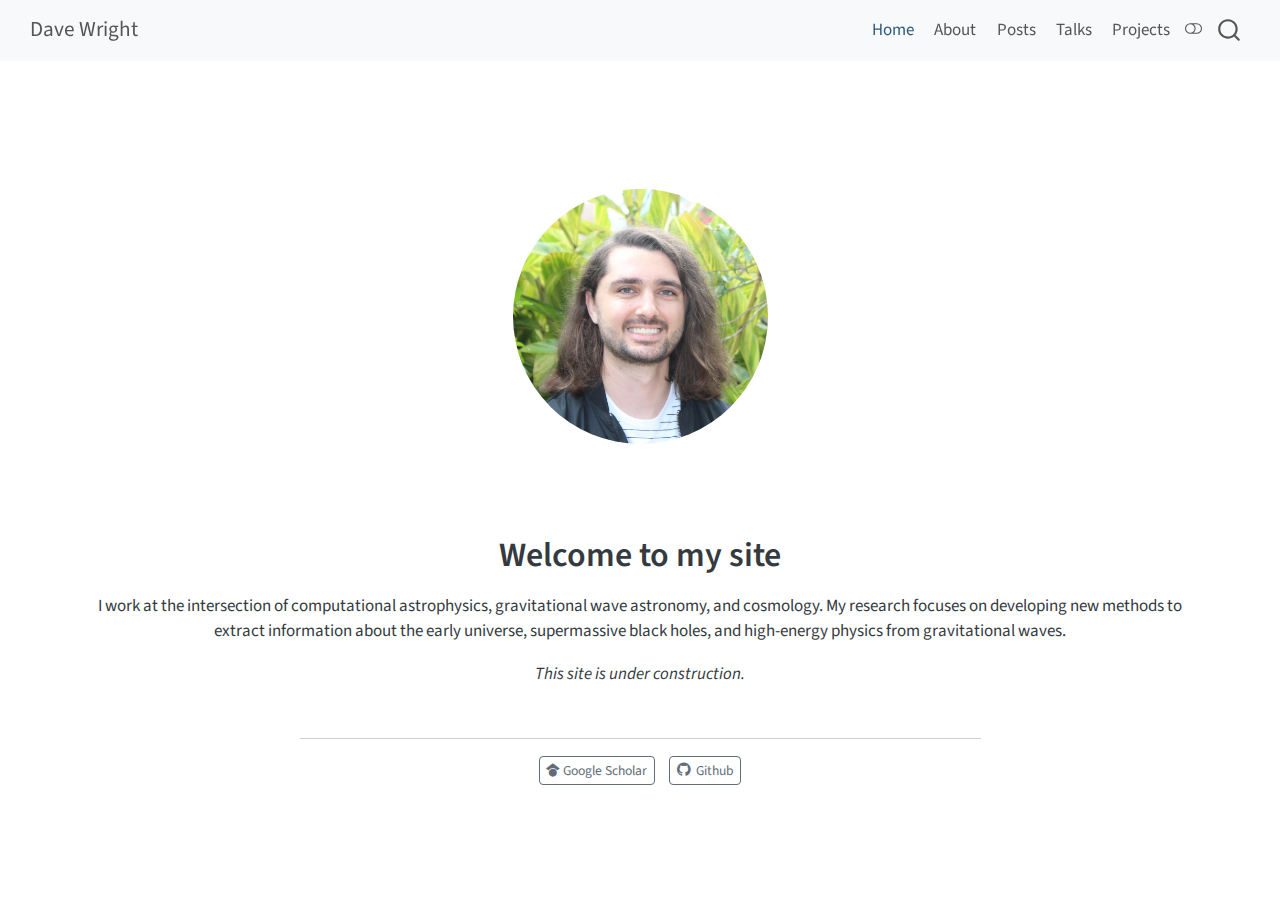
<file: index.html>
<!DOCTYPE html>
<html xmlns="http://www.w3.org/1999/xhtml" lang="en" xml:lang="en"><head>

<meta charset="utf-8">
<meta name="generator" content="quarto-1.7.6">

<meta name="viewport" content="width=device-width, initial-scale=1.0, user-scalable=yes">


<title>Dave Wright</title>
<style>
code{white-space: pre-wrap;}
span.smallcaps{font-variant: small-caps;}
div.columns{display: flex; gap: min(4vw, 1.5em);}
div.column{flex: auto; overflow-x: auto;}
div.hanging-indent{margin-left: 1.5em; text-indent: -1.5em;}
ul.task-list{list-style: none;}
ul.task-list li input[type="checkbox"] {
  width: 0.8em;
  margin: 0 0.8em 0.2em -1em; /* quarto-specific, see https://github.com/quarto-dev/quarto-cli/issues/4556 */ 
  vertical-align: middle;
}
</style>


<script src="site_libs/quarto-nav/quarto-nav.js"></script>
<script src="site_libs/quarto-nav/headroom.min.js"></script>
<script src="site_libs/clipboard/clipboard.min.js"></script>
<script src="site_libs/quarto-search/autocomplete.umd.js"></script>
<script src="site_libs/quarto-search/fuse.min.js"></script>
<script src="site_libs/quarto-search/quarto-search.js"></script>
<meta name="quarto:offset" content="./">
<script src="site_libs/quarto-html/quarto.js"></script>
<script src="site_libs/quarto-html/popper.min.js"></script>
<script src="site_libs/quarto-html/tippy.umd.min.js"></script>
<link href="site_libs/quarto-html/tippy.css" rel="stylesheet">
<link href="site_libs/quarto-html/quarto-syntax-highlighting-6c21014d9765ba549c6ebad95917e4d7.css" rel="stylesheet" class="quarto-color-scheme" id="quarto-text-highlighting-styles">
<link href="site_libs/quarto-html/quarto-syntax-highlighting-dark-d0a9048d95e02c7ff9c82715fd5ddea4.css" rel="prefetch" class="quarto-color-scheme quarto-color-alternate" id="quarto-text-highlighting-styles">
<script src="site_libs/bootstrap/bootstrap.min.js"></script>
<link href="site_libs/bootstrap/bootstrap-icons.css" rel="stylesheet">
<link href="site_libs/bootstrap/bootstrap-60a2044f2b88f377a4c7b393cb2c724e.min.css" rel="stylesheet" append-hash="true" class="quarto-color-scheme" id="quarto-bootstrap" data-mode="light">
<link href="site_libs/bootstrap/bootstrap-dark-06ec29775da55397a48d6e4a31d24e3c.min.css" rel="prefetch" append-hash="true" class="quarto-color-scheme quarto-color-alternate" id="quarto-bootstrap" data-mode="dark">
<link href="site_libs/quarto-contrib/fontawesome6-1.2.0/all.min.css" rel="stylesheet">
<link href="site_libs/quarto-contrib/fontawesome6-1.2.0/latex-fontsize.css" rel="stylesheet">
<script id="quarto-search-options" type="application/json">{
  "location": "navbar",
  "copy-button": false,
  "collapse-after": 3,
  "panel-placement": "end",
  "type": "overlay",
  "limit": 50,
  "keyboard-shortcut": [
    "f",
    "/",
    "s"
  ],
  "show-item-context": true,
  "language": {
    "search-no-results-text": "No results",
    "search-matching-documents-text": "matching documents",
    "search-copy-link-title": "Copy link to search",
    "search-hide-matches-text": "Hide additional matches",
    "search-more-match-text": "more match in this document",
    "search-more-matches-text": "more matches in this document",
    "search-clear-button-title": "Clear",
    "search-text-placeholder": "",
    "search-detached-cancel-button-title": "Cancel",
    "search-submit-button-title": "Submit",
    "search-label": "Search"
  }
}</script>


<link rel="stylesheet" href="styles.css">
<meta property="og:title" content="Dave Wright">
<meta property="og:description" content="">
<meta property="og:site_name" content="Dave Wright">
</head>

<body class="nav-fixed">

<div id="quarto-search-results"></div>
  <header id="quarto-header" class="headroom fixed-top">
    <nav class="navbar navbar-expand-lg " data-bs-theme="dark">
      <div class="navbar-container container-fluid">
      <div class="navbar-brand-container mx-auto">
    <a class="navbar-brand" href="./index.html">
    <span class="navbar-title">Dave Wright</span>
    </a>
  </div>
            <div id="quarto-search" class="" title="Search"></div>
          <button class="navbar-toggler" type="button" data-bs-toggle="collapse" data-bs-target="#navbarCollapse" aria-controls="navbarCollapse" role="menu" aria-expanded="false" aria-label="Toggle navigation" onclick="if (window.quartoToggleHeadroom) { window.quartoToggleHeadroom(); }">
  <span class="navbar-toggler-icon"></span>
</button>
          <div class="collapse navbar-collapse" id="navbarCollapse">
            <ul class="navbar-nav navbar-nav-scroll ms-auto">
  <li class="nav-item">
    <a class="nav-link active" href="./index.html" aria-current="page"> 
<span class="menu-text">Home</span></a>
  </li>  
  <li class="nav-item">
    <a class="nav-link" href="./about.html"> 
<span class="menu-text">About</span></a>
  </li>  
  <li class="nav-item">
    <a class="nav-link" href="./posts.html"> 
<span class="menu-text">Posts</span></a>
  </li>  
  <li class="nav-item">
    <a class="nav-link" href="./talks.html"> 
<span class="menu-text">Talks</span></a>
  </li>  
  <li class="nav-item">
    <a class="nav-link" href="./projects.html"> 
<span class="menu-text">Projects</span></a>
  </li>  
</ul>
          </div> <!-- /navcollapse -->
            <div class="quarto-navbar-tools">
  <a href="" class="quarto-color-scheme-toggle quarto-navigation-tool  px-1" onclick="window.quartoToggleColorScheme(); return false;" title="Toggle dark mode"><i class="bi"></i></a>
</div>
      </div> <!-- /container-fluid -->
    </nav>
</header>
<!-- content -->
<div id="quarto-content" class="quarto-container page-columns page-rows-contents page-layout-full page-navbar">
<!-- sidebar -->
<!-- margin-sidebar -->
    
<!-- main -->
<div class="quarto-about-jolla column-page">
  <img src="images/profile.jpg" class="about-image
  round " style="height: 15em; width: 15em;">
 <header id="title-block-header" class="quarto-title-block"></header><main class="content column-page" id="quarto-document-content">
<section id="welcome-to-my-site" class="level1">
<h1>Welcome to my site</h1>
<p>I work at the intersection of computational astrophysics, gravitational wave astronomy, and cosmology. My research focuses on developing new methods to extract information about the early universe, supermassive black holes, and high-energy physics from gravitational waves.</p>
<p><em>This site is under construction.</em></p>


</section>
</main> 
  <hr class="about-sep">
   <div class="about-links">
  <a href="https://scholar.google.com/citations?view_op=list_works&amp;hl=en&amp;authuser=1&amp;hl=en&amp;user=S9AomBkAAAAJ&amp;authuser=1" class="about-link" rel="" target="">
     <span class="about-link-text"><i class="fa-brands fa-google-scholar" aria-label="google-scholar"></i> Google Scholar</span>
  </a>
  <a href="https://github.com/davecwright3" class="about-link" rel="" target="">
    <i class="bi bi-github"></i>
     <span class="about-link-text">Github</span>
  </a>
</div>
</div>
 <!-- /main -->
<script id="quarto-html-after-body" type="application/javascript">
window.document.addEventListener("DOMContentLoaded", function (event) {
  const toggleBodyColorMode = (bsSheetEl) => {
    const mode = bsSheetEl.getAttribute("data-mode");
    const bodyEl = window.document.querySelector("body");
    if (mode === "dark") {
      bodyEl.classList.add("quarto-dark");
      bodyEl.classList.remove("quarto-light");
    } else {
      bodyEl.classList.add("quarto-light");
      bodyEl.classList.remove("quarto-dark");
    }
  }
  const toggleBodyColorPrimary = () => {
    const bsSheetEl = window.document.querySelector("link#quarto-bootstrap");
    if (bsSheetEl) {
      toggleBodyColorMode(bsSheetEl);
    }
  }
  toggleBodyColorPrimary();  
  const disableStylesheet = (stylesheets) => {
    for (let i=0; i < stylesheets.length; i++) {
      const stylesheet = stylesheets[i];
      stylesheet.rel = 'prefetch';
    }
  }
  const enableStylesheet = (stylesheets) => {
    for (let i=0; i < stylesheets.length; i++) {
      const stylesheet = stylesheets[i];
      stylesheet.rel = 'stylesheet';
    }
  }
  const manageTransitions = (selector, allowTransitions) => {
    const els = window.document.querySelectorAll(selector);
    for (let i=0; i < els.length; i++) {
      const el = els[i];
      if (allowTransitions) {
        el.classList.remove('notransition');
      } else {
        el.classList.add('notransition');
      }
    }
  }
  const toggleGiscusIfUsed = (isAlternate, darkModeDefault) => {
    const baseTheme = document.querySelector('#giscus-base-theme')?.value ?? 'light';
    const alternateTheme = document.querySelector('#giscus-alt-theme')?.value ?? 'dark';
    let newTheme = '';
    if(darkModeDefault) {
      newTheme = isAlternate ? baseTheme : alternateTheme;
    } else {
      newTheme = isAlternate ? alternateTheme : baseTheme;
    }
    const changeGiscusTheme = () => {
      // From: https://github.com/giscus/giscus/issues/336
      const sendMessage = (message) => {
        const iframe = document.querySelector('iframe.giscus-frame');
        if (!iframe) return;
        iframe.contentWindow.postMessage({ giscus: message }, 'https://giscus.app');
      }
      sendMessage({
        setConfig: {
          theme: newTheme
        }
      });
    }
    const isGiscussLoaded = window.document.querySelector('iframe.giscus-frame') !== null;
    if (isGiscussLoaded) {
      changeGiscusTheme();
    }
  }
  const toggleColorMode = (alternate) => {
    // Switch the stylesheets
    const alternateStylesheets = window.document.querySelectorAll('link.quarto-color-scheme.quarto-color-alternate');
    manageTransitions('#quarto-margin-sidebar .nav-link', false);
    if (alternate) {
      enableStylesheet(alternateStylesheets);
      for (const sheetNode of alternateStylesheets) {
        if (sheetNode.id === "quarto-bootstrap") {
          toggleBodyColorMode(sheetNode);
        }
      }
    } else {
      disableStylesheet(alternateStylesheets);
      toggleBodyColorPrimary();
    }
    manageTransitions('#quarto-margin-sidebar .nav-link', true);
    // Switch the toggles
    const toggles = window.document.querySelectorAll('.quarto-color-scheme-toggle');
    for (let i=0; i < toggles.length; i++) {
      const toggle = toggles[i];
      if (toggle) {
        if (alternate) {
          toggle.classList.add("alternate");     
        } else {
          toggle.classList.remove("alternate");
        }
      }
    }
    // Hack to workaround the fact that safari doesn't
    // properly recolor the scrollbar when toggling (#1455)
    if (navigator.userAgent.indexOf('Safari') > 0 && navigator.userAgent.indexOf('Chrome') == -1) {
      manageTransitions("body", false);
      window.scrollTo(0, 1);
      setTimeout(() => {
        window.scrollTo(0, 0);
        manageTransitions("body", true);
      }, 40);  
    }
  }
  const isFileUrl = () => { 
    return window.location.protocol === 'file:';
  }
  const hasAlternateSentinel = () => {  
    let styleSentinel = getColorSchemeSentinel();
    if (styleSentinel !== null) {
      return styleSentinel === "alternate";
    } else {
      return false;
    }
  }
  const setStyleSentinel = (alternate) => {
    const value = alternate ? "alternate" : "default";
    if (!isFileUrl()) {
      window.localStorage.setItem("quarto-color-scheme", value);
    } else {
      localAlternateSentinel = value;
    }
  }
  const getColorSchemeSentinel = () => {
    if (!isFileUrl()) {
      const storageValue = window.localStorage.getItem("quarto-color-scheme");
      return storageValue != null ? storageValue : localAlternateSentinel;
    } else {
      return localAlternateSentinel;
    }
  }
  const darkModeDefault = false;
  let localAlternateSentinel = darkModeDefault ? 'alternate' : 'default';
  // Dark / light mode switch
  window.quartoToggleColorScheme = () => {
    // Read the current dark / light value 
    let toAlternate = !hasAlternateSentinel();
    toggleColorMode(toAlternate);
    setStyleSentinel(toAlternate);
    toggleGiscusIfUsed(toAlternate, darkModeDefault);
  };
  // Ensure there is a toggle, if there isn't float one in the top right
  if (window.document.querySelector('.quarto-color-scheme-toggle') === null) {
    const a = window.document.createElement('a');
    a.classList.add('top-right');
    a.classList.add('quarto-color-scheme-toggle');
    a.href = "";
    a.onclick = function() { try { window.quartoToggleColorScheme(); } catch {} return false; };
    const i = window.document.createElement("i");
    i.classList.add('bi');
    a.appendChild(i);
    window.document.body.appendChild(a);
  }
  // Switch to dark mode if need be
  if (hasAlternateSentinel()) {
    toggleColorMode(true);
  } else {
    toggleColorMode(false);
  }
  const isCodeAnnotation = (el) => {
    for (const clz of el.classList) {
      if (clz.startsWith('code-annotation-')) {                     
        return true;
      }
    }
    return false;
  }
  const onCopySuccess = function(e) {
    // button target
    const button = e.trigger;
    // don't keep focus
    button.blur();
    // flash "checked"
    button.classList.add('code-copy-button-checked');
    var currentTitle = button.getAttribute("title");
    button.setAttribute("title", "Copied!");
    let tooltip;
    if (window.bootstrap) {
      button.setAttribute("data-bs-toggle", "tooltip");
      button.setAttribute("data-bs-placement", "left");
      button.setAttribute("data-bs-title", "Copied!");
      tooltip = new bootstrap.Tooltip(button, 
        { trigger: "manual", 
          customClass: "code-copy-button-tooltip",
          offset: [0, -8]});
      tooltip.show();    
    }
    setTimeout(function() {
      if (tooltip) {
        tooltip.hide();
        button.removeAttribute("data-bs-title");
        button.removeAttribute("data-bs-toggle");
        button.removeAttribute("data-bs-placement");
      }
      button.setAttribute("title", currentTitle);
      button.classList.remove('code-copy-button-checked');
    }, 1000);
    // clear code selection
    e.clearSelection();
  }
  const getTextToCopy = function(trigger) {
      const codeEl = trigger.previousElementSibling.cloneNode(true);
      for (const childEl of codeEl.children) {
        if (isCodeAnnotation(childEl)) {
          childEl.remove();
        }
      }
      return codeEl.innerText;
  }
  const clipboard = new window.ClipboardJS('.code-copy-button:not([data-in-quarto-modal])', {
    text: getTextToCopy
  });
  clipboard.on('success', onCopySuccess);
  if (window.document.getElementById('quarto-embedded-source-code-modal')) {
    const clipboardModal = new window.ClipboardJS('.code-copy-button[data-in-quarto-modal]', {
      text: getTextToCopy,
      container: window.document.getElementById('quarto-embedded-source-code-modal')
    });
    clipboardModal.on('success', onCopySuccess);
  }
    var localhostRegex = new RegExp(/^(?:http|https):\/\/localhost\:?[0-9]*\//);
    var mailtoRegex = new RegExp(/^mailto:/);
      var filterRegex = new RegExp("https:\/\/davecwright3\.github\.io\/");
    var isInternal = (href) => {
        return filterRegex.test(href) || localhostRegex.test(href) || mailtoRegex.test(href);
    }
    // Inspect non-navigation links and adorn them if external
 	var links = window.document.querySelectorAll('a[href]:not(.nav-link):not(.navbar-brand):not(.toc-action):not(.sidebar-link):not(.sidebar-item-toggle):not(.pagination-link):not(.no-external):not([aria-hidden]):not(.dropdown-item):not(.quarto-navigation-tool):not(.about-link)');
    for (var i=0; i<links.length; i++) {
      const link = links[i];
      if (!isInternal(link.href)) {
        // undo the damage that might have been done by quarto-nav.js in the case of
        // links that we want to consider external
        if (link.dataset.originalHref !== undefined) {
          link.href = link.dataset.originalHref;
        }
      }
    }
  function tippyHover(el, contentFn, onTriggerFn, onUntriggerFn) {
    const config = {
      allowHTML: true,
      maxWidth: 500,
      delay: 100,
      arrow: false,
      appendTo: function(el) {
          return el.parentElement;
      },
      interactive: true,
      interactiveBorder: 10,
      theme: 'quarto',
      placement: 'bottom-start',
    };
    if (contentFn) {
      config.content = contentFn;
    }
    if (onTriggerFn) {
      config.onTrigger = onTriggerFn;
    }
    if (onUntriggerFn) {
      config.onUntrigger = onUntriggerFn;
    }
    window.tippy(el, config); 
  }
  const noterefs = window.document.querySelectorAll('a[role="doc-noteref"]');
  for (var i=0; i<noterefs.length; i++) {
    const ref = noterefs[i];
    tippyHover(ref, function() {
      // use id or data attribute instead here
      let href = ref.getAttribute('data-footnote-href') || ref.getAttribute('href');
      try { href = new URL(href).hash; } catch {}
      const id = href.replace(/^#\/?/, "");
      const note = window.document.getElementById(id);
      if (note) {
        return note.innerHTML;
      } else {
        return "";
      }
    });
  }
  const xrefs = window.document.querySelectorAll('a.quarto-xref');
  const processXRef = (id, note) => {
    // Strip column container classes
    const stripColumnClz = (el) => {
      el.classList.remove("page-full", "page-columns");
      if (el.children) {
        for (const child of el.children) {
          stripColumnClz(child);
        }
      }
    }
    stripColumnClz(note)
    if (id === null || id.startsWith('sec-')) {
      // Special case sections, only their first couple elements
      const container = document.createElement("div");
      if (note.children && note.children.length > 2) {
        container.appendChild(note.children[0].cloneNode(true));
        for (let i = 1; i < note.children.length; i++) {
          const child = note.children[i];
          if (child.tagName === "P" && child.innerText === "") {
            continue;
          } else {
            container.appendChild(child.cloneNode(true));
            break;
          }
        }
        if (window.Quarto?.typesetMath) {
          window.Quarto.typesetMath(container);
        }
        return container.innerHTML
      } else {
        if (window.Quarto?.typesetMath) {
          window.Quarto.typesetMath(note);
        }
        return note.innerHTML;
      }
    } else {
      // Remove any anchor links if they are present
      const anchorLink = note.querySelector('a.anchorjs-link');
      if (anchorLink) {
        anchorLink.remove();
      }
      if (window.Quarto?.typesetMath) {
        window.Quarto.typesetMath(note);
      }
      if (note.classList.contains("callout")) {
        return note.outerHTML;
      } else {
        return note.innerHTML;
      }
    }
  }
  for (var i=0; i<xrefs.length; i++) {
    const xref = xrefs[i];
    tippyHover(xref, undefined, function(instance) {
      instance.disable();
      let url = xref.getAttribute('href');
      let hash = undefined; 
      if (url.startsWith('#')) {
        hash = url;
      } else {
        try { hash = new URL(url).hash; } catch {}
      }
      if (hash) {
        const id = hash.replace(/^#\/?/, "");
        const note = window.document.getElementById(id);
        if (note !== null) {
          try {
            const html = processXRef(id, note.cloneNode(true));
            instance.setContent(html);
          } finally {
            instance.enable();
            instance.show();
          }
        } else {
          // See if we can fetch this
          fetch(url.split('#')[0])
          .then(res => res.text())
          .then(html => {
            const parser = new DOMParser();
            const htmlDoc = parser.parseFromString(html, "text/html");
            const note = htmlDoc.getElementById(id);
            if (note !== null) {
              const html = processXRef(id, note);
              instance.setContent(html);
            } 
          }).finally(() => {
            instance.enable();
            instance.show();
          });
        }
      } else {
        // See if we can fetch a full url (with no hash to target)
        // This is a special case and we should probably do some content thinning / targeting
        fetch(url)
        .then(res => res.text())
        .then(html => {
          const parser = new DOMParser();
          const htmlDoc = parser.parseFromString(html, "text/html");
          const note = htmlDoc.querySelector('main.content');
          if (note !== null) {
            // This should only happen for chapter cross references
            // (since there is no id in the URL)
            // remove the first header
            if (note.children.length > 0 && note.children[0].tagName === "HEADER") {
              note.children[0].remove();
            }
            const html = processXRef(null, note);
            instance.setContent(html);
          } 
        }).finally(() => {
          instance.enable();
          instance.show();
        });
      }
    }, function(instance) {
    });
  }
      let selectedAnnoteEl;
      const selectorForAnnotation = ( cell, annotation) => {
        let cellAttr = 'data-code-cell="' + cell + '"';
        let lineAttr = 'data-code-annotation="' +  annotation + '"';
        const selector = 'span[' + cellAttr + '][' + lineAttr + ']';
        return selector;
      }
      const selectCodeLines = (annoteEl) => {
        const doc = window.document;
        const targetCell = annoteEl.getAttribute("data-target-cell");
        const targetAnnotation = annoteEl.getAttribute("data-target-annotation");
        const annoteSpan = window.document.querySelector(selectorForAnnotation(targetCell, targetAnnotation));
        const lines = annoteSpan.getAttribute("data-code-lines").split(",");
        const lineIds = lines.map((line) => {
          return targetCell + "-" + line;
        })
        let top = null;
        let height = null;
        let parent = null;
        if (lineIds.length > 0) {
            //compute the position of the single el (top and bottom and make a div)
            const el = window.document.getElementById(lineIds[0]);
            top = el.offsetTop;
            height = el.offsetHeight;
            parent = el.parentElement.parentElement;
          if (lineIds.length > 1) {
            const lastEl = window.document.getElementById(lineIds[lineIds.length - 1]);
            const bottom = lastEl.offsetTop + lastEl.offsetHeight;
            height = bottom - top;
          }
          if (top !== null && height !== null && parent !== null) {
            // cook up a div (if necessary) and position it 
            let div = window.document.getElementById("code-annotation-line-highlight");
            if (div === null) {
              div = window.document.createElement("div");
              div.setAttribute("id", "code-annotation-line-highlight");
              div.style.position = 'absolute';
              parent.appendChild(div);
            }
            div.style.top = top - 2 + "px";
            div.style.height = height + 4 + "px";
            div.style.left = 0;
            let gutterDiv = window.document.getElementById("code-annotation-line-highlight-gutter");
            if (gutterDiv === null) {
              gutterDiv = window.document.createElement("div");
              gutterDiv.setAttribute("id", "code-annotation-line-highlight-gutter");
              gutterDiv.style.position = 'absolute';
              const codeCell = window.document.getElementById(targetCell);
              const gutter = codeCell.querySelector('.code-annotation-gutter');
              gutter.appendChild(gutterDiv);
            }
            gutterDiv.style.top = top - 2 + "px";
            gutterDiv.style.height = height + 4 + "px";
          }
          selectedAnnoteEl = annoteEl;
        }
      };
      const unselectCodeLines = () => {
        const elementsIds = ["code-annotation-line-highlight", "code-annotation-line-highlight-gutter"];
        elementsIds.forEach((elId) => {
          const div = window.document.getElementById(elId);
          if (div) {
            div.remove();
          }
        });
        selectedAnnoteEl = undefined;
      };
        // Handle positioning of the toggle
    window.addEventListener(
      "resize",
      throttle(() => {
        elRect = undefined;
        if (selectedAnnoteEl) {
          selectCodeLines(selectedAnnoteEl);
        }
      }, 10)
    );
    function throttle(fn, ms) {
    let throttle = false;
    let timer;
      return (...args) => {
        if(!throttle) { // first call gets through
            fn.apply(this, args);
            throttle = true;
        } else { // all the others get throttled
            if(timer) clearTimeout(timer); // cancel #2
            timer = setTimeout(() => {
              fn.apply(this, args);
              timer = throttle = false;
            }, ms);
        }
      };
    }
      // Attach click handler to the DT
      const annoteDls = window.document.querySelectorAll('dt[data-target-cell]');
      for (const annoteDlNode of annoteDls) {
        annoteDlNode.addEventListener('click', (event) => {
          const clickedEl = event.target;
          if (clickedEl !== selectedAnnoteEl) {
            unselectCodeLines();
            const activeEl = window.document.querySelector('dt[data-target-cell].code-annotation-active');
            if (activeEl) {
              activeEl.classList.remove('code-annotation-active');
            }
            selectCodeLines(clickedEl);
            clickedEl.classList.add('code-annotation-active');
          } else {
            // Unselect the line
            unselectCodeLines();
            clickedEl.classList.remove('code-annotation-active');
          }
        });
      }
  const findCites = (el) => {
    const parentEl = el.parentElement;
    if (parentEl) {
      const cites = parentEl.dataset.cites;
      if (cites) {
        return {
          el,
          cites: cites.split(' ')
        };
      } else {
        return findCites(el.parentElement)
      }
    } else {
      return undefined;
    }
  };
  var bibliorefs = window.document.querySelectorAll('a[role="doc-biblioref"]');
  for (var i=0; i<bibliorefs.length; i++) {
    const ref = bibliorefs[i];
    const citeInfo = findCites(ref);
    if (citeInfo) {
      tippyHover(citeInfo.el, function() {
        var popup = window.document.createElement('div');
        citeInfo.cites.forEach(function(cite) {
          var citeDiv = window.document.createElement('div');
          citeDiv.classList.add('hanging-indent');
          citeDiv.classList.add('csl-entry');
          var biblioDiv = window.document.getElementById('ref-' + cite);
          if (biblioDiv) {
            citeDiv.innerHTML = biblioDiv.innerHTML;
          }
          popup.appendChild(citeDiv);
        });
        return popup.innerHTML;
      });
    }
  }
});
</script>
</div> <!-- /content -->




</body></html>
</file>
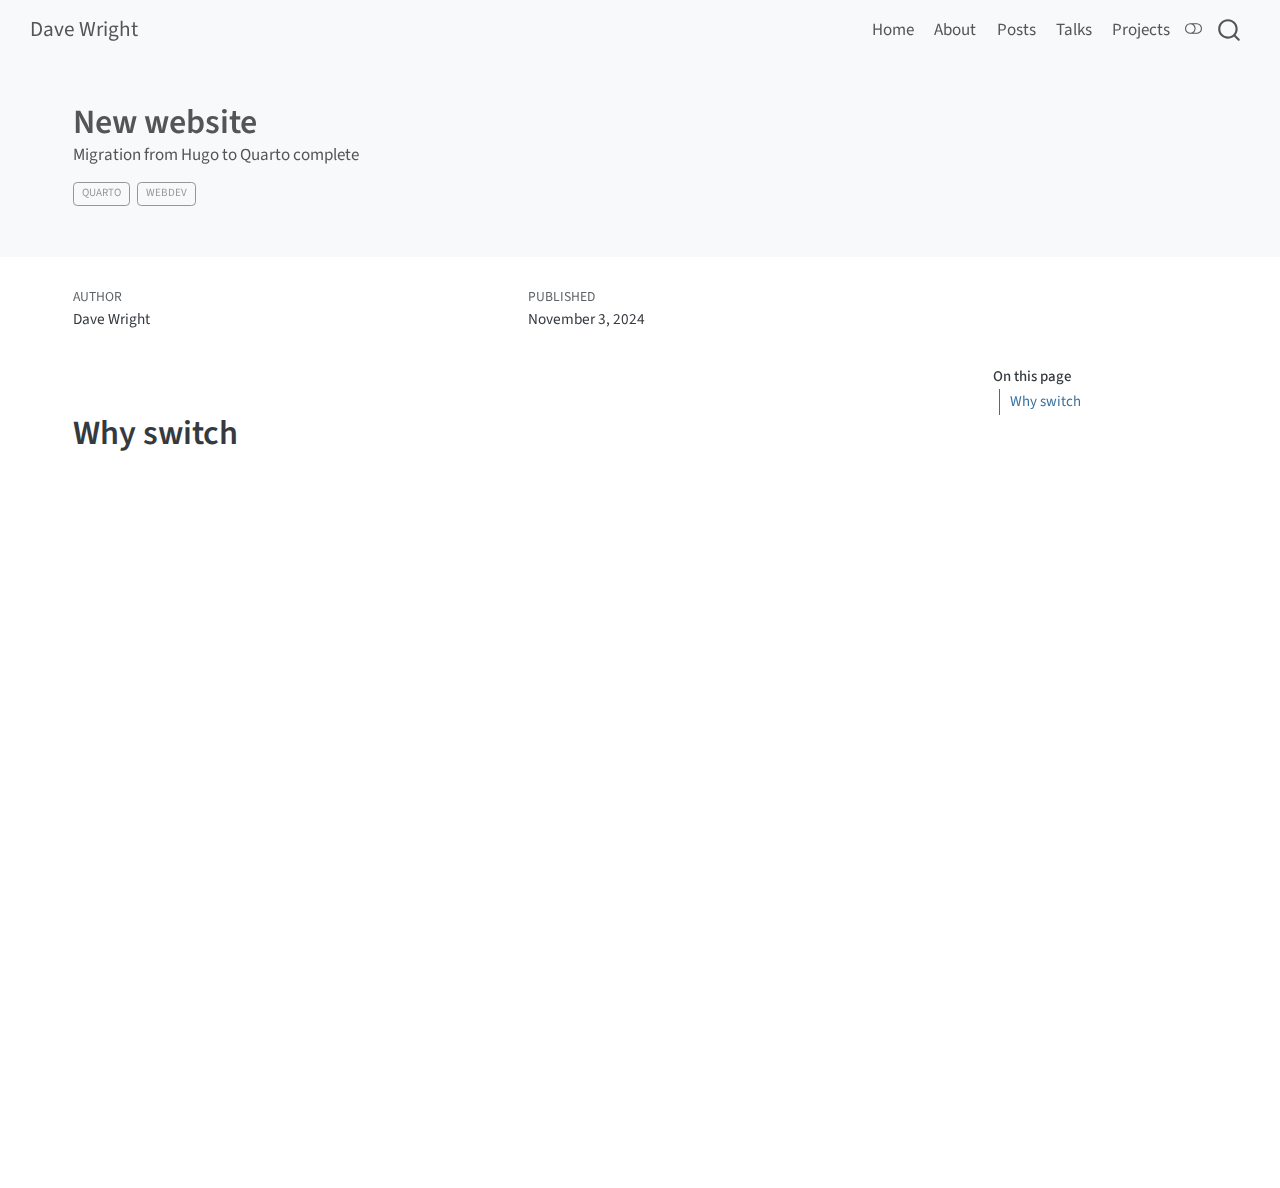
<file: posts/2024-11-03-quarto-migration/index.html>
<!DOCTYPE html>
<html xmlns="http://www.w3.org/1999/xhtml" lang="en" xml:lang="en"><head>

<meta charset="utf-8">
<meta name="generator" content="quarto-1.7.6">

<meta name="viewport" content="width=device-width, initial-scale=1.0, user-scalable=yes">

<meta name="author" content="Dave Wright">
<meta name="dcterms.date" content="2024-11-03">
<meta name="description" content="Migration from Hugo to Quarto complete">

<title>New website – Dave Wright</title>
<style>
code{white-space: pre-wrap;}
span.smallcaps{font-variant: small-caps;}
div.columns{display: flex; gap: min(4vw, 1.5em);}
div.column{flex: auto; overflow-x: auto;}
div.hanging-indent{margin-left: 1.5em; text-indent: -1.5em;}
ul.task-list{list-style: none;}
ul.task-list li input[type="checkbox"] {
  width: 0.8em;
  margin: 0 0.8em 0.2em -1em; /* quarto-specific, see https://github.com/quarto-dev/quarto-cli/issues/4556 */ 
  vertical-align: middle;
}
</style>


<script src="../../site_libs/quarto-nav/quarto-nav.js"></script>
<script src="../../site_libs/quarto-nav/headroom.min.js"></script>
<script src="../../site_libs/clipboard/clipboard.min.js"></script>
<script src="../../site_libs/quarto-search/autocomplete.umd.js"></script>
<script src="../../site_libs/quarto-search/fuse.min.js"></script>
<script src="../../site_libs/quarto-search/quarto-search.js"></script>
<meta name="quarto:offset" content="../../">
<script src="../../site_libs/quarto-html/quarto.js"></script>
<script src="../../site_libs/quarto-html/popper.min.js"></script>
<script src="../../site_libs/quarto-html/tippy.umd.min.js"></script>
<script src="../../site_libs/quarto-html/anchor.min.js"></script>
<link href="../../site_libs/quarto-html/tippy.css" rel="stylesheet">
<link href="../../site_libs/quarto-html/quarto-syntax-highlighting-6c21014d9765ba549c6ebad95917e4d7.css" rel="stylesheet" class="quarto-color-scheme" id="quarto-text-highlighting-styles">
<link href="../../site_libs/quarto-html/quarto-syntax-highlighting-dark-d0a9048d95e02c7ff9c82715fd5ddea4.css" rel="prefetch" class="quarto-color-scheme quarto-color-alternate" id="quarto-text-highlighting-styles">
<script src="../../site_libs/bootstrap/bootstrap.min.js"></script>
<link href="../../site_libs/bootstrap/bootstrap-icons.css" rel="stylesheet">
<link href="../../site_libs/bootstrap/bootstrap-60a2044f2b88f377a4c7b393cb2c724e.min.css" rel="stylesheet" append-hash="true" class="quarto-color-scheme" id="quarto-bootstrap" data-mode="light">
<link href="../../site_libs/bootstrap/bootstrap-dark-06ec29775da55397a48d6e4a31d24e3c.min.css" rel="prefetch" append-hash="true" class="quarto-color-scheme quarto-color-alternate" id="quarto-bootstrap" data-mode="dark">
<script id="quarto-search-options" type="application/json">{
  "location": "navbar",
  "copy-button": false,
  "collapse-after": 3,
  "panel-placement": "end",
  "type": "overlay",
  "limit": 50,
  "keyboard-shortcut": [
    "f",
    "/",
    "s"
  ],
  "show-item-context": true,
  "language": {
    "search-no-results-text": "No results",
    "search-matching-documents-text": "matching documents",
    "search-copy-link-title": "Copy link to search",
    "search-hide-matches-text": "Hide additional matches",
    "search-more-match-text": "more match in this document",
    "search-more-matches-text": "more matches in this document",
    "search-clear-button-title": "Clear",
    "search-text-placeholder": "",
    "search-detached-cancel-button-title": "Cancel",
    "search-submit-button-title": "Submit",
    "search-label": "Search"
  }
}</script>


<link rel="stylesheet" href="../../styles.css">
<meta property="og:title" content="New website – Dave Wright">
<meta property="og:description" content="Migration from Hugo to Quarto complete">
<meta property="og:image" content="https://davecwright3.github.io/posts/2024-11-03-quarto-migration/quarto-logo.jpg">
<meta property="og:site_name" content="Dave Wright">
</head>

<body class="nav-fixed">

<div id="quarto-search-results"></div>
  <header id="quarto-header" class="headroom fixed-top quarto-banner">
    <nav class="navbar navbar-expand-lg " data-bs-theme="dark">
      <div class="navbar-container container-fluid">
      <div class="navbar-brand-container mx-auto">
    <a class="navbar-brand" href="../../index.html">
    <span class="navbar-title">Dave Wright</span>
    </a>
  </div>
            <div id="quarto-search" class="" title="Search"></div>
          <button class="navbar-toggler" type="button" data-bs-toggle="collapse" data-bs-target="#navbarCollapse" aria-controls="navbarCollapse" role="menu" aria-expanded="false" aria-label="Toggle navigation" onclick="if (window.quartoToggleHeadroom) { window.quartoToggleHeadroom(); }">
  <span class="navbar-toggler-icon"></span>
</button>
          <div class="collapse navbar-collapse" id="navbarCollapse">
            <ul class="navbar-nav navbar-nav-scroll ms-auto">
  <li class="nav-item">
    <a class="nav-link" href="../../index.html"> 
<span class="menu-text">Home</span></a>
  </li>  
  <li class="nav-item">
    <a class="nav-link" href="../../about.html"> 
<span class="menu-text">About</span></a>
  </li>  
  <li class="nav-item">
    <a class="nav-link" href="../../posts.html"> 
<span class="menu-text">Posts</span></a>
  </li>  
  <li class="nav-item">
    <a class="nav-link" href="../../talks.html"> 
<span class="menu-text">Talks</span></a>
  </li>  
  <li class="nav-item">
    <a class="nav-link" href="../../projects.html"> 
<span class="menu-text">Projects</span></a>
  </li>  
</ul>
          </div> <!-- /navcollapse -->
            <div class="quarto-navbar-tools">
  <a href="" class="quarto-color-scheme-toggle quarto-navigation-tool  px-1" onclick="window.quartoToggleColorScheme(); return false;" title="Toggle dark mode"><i class="bi"></i></a>
</div>
      </div> <!-- /container-fluid -->
    </nav>
</header>
<!-- content -->
<header id="title-block-header" class="quarto-title-block default page-columns page-full">
  <div class="quarto-title-banner page-columns page-full">
    <div class="quarto-title column-page-left">
      <h1 class="title">New website</h1>
                  <div>
        <div class="description">
          Migration from Hugo to Quarto complete
        </div>
      </div>
                          <div class="quarto-categories">
                <div class="quarto-category">Quarto</div>
                <div class="quarto-category">Webdev</div>
              </div>
                  </div>
  </div>
    
  
  <div class="quarto-title-meta column-page-left">

      <div>
      <div class="quarto-title-meta-heading">Author</div>
      <div class="quarto-title-meta-contents">
               <p>Dave Wright </p>
            </div>
    </div>
      
      <div>
      <div class="quarto-title-meta-heading">Published</div>
      <div class="quarto-title-meta-contents">
        <p class="date">November 3, 2024</p>
      </div>
    </div>
    
      
    </div>
    
  
  </header><div id="quarto-content" class="quarto-container page-columns page-rows-contents page-layout-full page-navbar">
<!-- sidebar -->
<!-- margin-sidebar -->
    <div id="quarto-margin-sidebar" class="sidebar margin-sidebar">
        <nav id="TOC" role="doc-toc" class="toc-active">
    <h2 id="toc-title">On this page</h2>
   
  <ul>
  <li><a href="#why-switch" id="toc-why-switch" class="nav-link active" data-scroll-target="#why-switch">Why switch</a></li>
  </ul>
</nav>
    </div>
<!-- main -->
<main class="content quarto-banner-title-block column-page-left" id="quarto-document-content">





<section id="why-switch" class="level1">
<h1>Why switch</h1>


</section>

</main> <!-- /main -->
<script id="quarto-html-after-body" type="application/javascript">
window.document.addEventListener("DOMContentLoaded", function (event) {
  const toggleBodyColorMode = (bsSheetEl) => {
    const mode = bsSheetEl.getAttribute("data-mode");
    const bodyEl = window.document.querySelector("body");
    if (mode === "dark") {
      bodyEl.classList.add("quarto-dark");
      bodyEl.classList.remove("quarto-light");
    } else {
      bodyEl.classList.add("quarto-light");
      bodyEl.classList.remove("quarto-dark");
    }
  }
  const toggleBodyColorPrimary = () => {
    const bsSheetEl = window.document.querySelector("link#quarto-bootstrap");
    if (bsSheetEl) {
      toggleBodyColorMode(bsSheetEl);
    }
  }
  toggleBodyColorPrimary();  
  const disableStylesheet = (stylesheets) => {
    for (let i=0; i < stylesheets.length; i++) {
      const stylesheet = stylesheets[i];
      stylesheet.rel = 'prefetch';
    }
  }
  const enableStylesheet = (stylesheets) => {
    for (let i=0; i < stylesheets.length; i++) {
      const stylesheet = stylesheets[i];
      stylesheet.rel = 'stylesheet';
    }
  }
  const manageTransitions = (selector, allowTransitions) => {
    const els = window.document.querySelectorAll(selector);
    for (let i=0; i < els.length; i++) {
      const el = els[i];
      if (allowTransitions) {
        el.classList.remove('notransition');
      } else {
        el.classList.add('notransition');
      }
    }
  }
  const toggleGiscusIfUsed = (isAlternate, darkModeDefault) => {
    const baseTheme = document.querySelector('#giscus-base-theme')?.value ?? 'light';
    const alternateTheme = document.querySelector('#giscus-alt-theme')?.value ?? 'dark';
    let newTheme = '';
    if(darkModeDefault) {
      newTheme = isAlternate ? baseTheme : alternateTheme;
    } else {
      newTheme = isAlternate ? alternateTheme : baseTheme;
    }
    const changeGiscusTheme = () => {
      // From: https://github.com/giscus/giscus/issues/336
      const sendMessage = (message) => {
        const iframe = document.querySelector('iframe.giscus-frame');
        if (!iframe) return;
        iframe.contentWindow.postMessage({ giscus: message }, 'https://giscus.app');
      }
      sendMessage({
        setConfig: {
          theme: newTheme
        }
      });
    }
    const isGiscussLoaded = window.document.querySelector('iframe.giscus-frame') !== null;
    if (isGiscussLoaded) {
      changeGiscusTheme();
    }
  }
  const toggleColorMode = (alternate) => {
    // Switch the stylesheets
    const alternateStylesheets = window.document.querySelectorAll('link.quarto-color-scheme.quarto-color-alternate');
    manageTransitions('#quarto-margin-sidebar .nav-link', false);
    if (alternate) {
      enableStylesheet(alternateStylesheets);
      for (const sheetNode of alternateStylesheets) {
        if (sheetNode.id === "quarto-bootstrap") {
          toggleBodyColorMode(sheetNode);
        }
      }
    } else {
      disableStylesheet(alternateStylesheets);
      toggleBodyColorPrimary();
    }
    manageTransitions('#quarto-margin-sidebar .nav-link', true);
    // Switch the toggles
    const toggles = window.document.querySelectorAll('.quarto-color-scheme-toggle');
    for (let i=0; i < toggles.length; i++) {
      const toggle = toggles[i];
      if (toggle) {
        if (alternate) {
          toggle.classList.add("alternate");     
        } else {
          toggle.classList.remove("alternate");
        }
      }
    }
    // Hack to workaround the fact that safari doesn't
    // properly recolor the scrollbar when toggling (#1455)
    if (navigator.userAgent.indexOf('Safari') > 0 && navigator.userAgent.indexOf('Chrome') == -1) {
      manageTransitions("body", false);
      window.scrollTo(0, 1);
      setTimeout(() => {
        window.scrollTo(0, 0);
        manageTransitions("body", true);
      }, 40);  
    }
  }
  const isFileUrl = () => { 
    return window.location.protocol === 'file:';
  }
  const hasAlternateSentinel = () => {  
    let styleSentinel = getColorSchemeSentinel();
    if (styleSentinel !== null) {
      return styleSentinel === "alternate";
    } else {
      return false;
    }
  }
  const setStyleSentinel = (alternate) => {
    const value = alternate ? "alternate" : "default";
    if (!isFileUrl()) {
      window.localStorage.setItem("quarto-color-scheme", value);
    } else {
      localAlternateSentinel = value;
    }
  }
  const getColorSchemeSentinel = () => {
    if (!isFileUrl()) {
      const storageValue = window.localStorage.getItem("quarto-color-scheme");
      return storageValue != null ? storageValue : localAlternateSentinel;
    } else {
      return localAlternateSentinel;
    }
  }
  const darkModeDefault = false;
  let localAlternateSentinel = darkModeDefault ? 'alternate' : 'default';
  // Dark / light mode switch
  window.quartoToggleColorScheme = () => {
    // Read the current dark / light value 
    let toAlternate = !hasAlternateSentinel();
    toggleColorMode(toAlternate);
    setStyleSentinel(toAlternate);
    toggleGiscusIfUsed(toAlternate, darkModeDefault);
  };
  // Ensure there is a toggle, if there isn't float one in the top right
  if (window.document.querySelector('.quarto-color-scheme-toggle') === null) {
    const a = window.document.createElement('a');
    a.classList.add('top-right');
    a.classList.add('quarto-color-scheme-toggle');
    a.href = "";
    a.onclick = function() { try { window.quartoToggleColorScheme(); } catch {} return false; };
    const i = window.document.createElement("i");
    i.classList.add('bi');
    a.appendChild(i);
    window.document.body.appendChild(a);
  }
  // Switch to dark mode if need be
  if (hasAlternateSentinel()) {
    toggleColorMode(true);
  } else {
    toggleColorMode(false);
  }
  const icon = "";
  const anchorJS = new window.AnchorJS();
  anchorJS.options = {
    placement: 'right',
    icon: icon
  };
  anchorJS.add('.anchored');
  const isCodeAnnotation = (el) => {
    for (const clz of el.classList) {
      if (clz.startsWith('code-annotation-')) {                     
        return true;
      }
    }
    return false;
  }
  const onCopySuccess = function(e) {
    // button target
    const button = e.trigger;
    // don't keep focus
    button.blur();
    // flash "checked"
    button.classList.add('code-copy-button-checked');
    var currentTitle = button.getAttribute("title");
    button.setAttribute("title", "Copied!");
    let tooltip;
    if (window.bootstrap) {
      button.setAttribute("data-bs-toggle", "tooltip");
      button.setAttribute("data-bs-placement", "left");
      button.setAttribute("data-bs-title", "Copied!");
      tooltip = new bootstrap.Tooltip(button, 
        { trigger: "manual", 
          customClass: "code-copy-button-tooltip",
          offset: [0, -8]});
      tooltip.show();    
    }
    setTimeout(function() {
      if (tooltip) {
        tooltip.hide();
        button.removeAttribute("data-bs-title");
        button.removeAttribute("data-bs-toggle");
        button.removeAttribute("data-bs-placement");
      }
      button.setAttribute("title", currentTitle);
      button.classList.remove('code-copy-button-checked');
    }, 1000);
    // clear code selection
    e.clearSelection();
  }
  const getTextToCopy = function(trigger) {
      const codeEl = trigger.previousElementSibling.cloneNode(true);
      for (const childEl of codeEl.children) {
        if (isCodeAnnotation(childEl)) {
          childEl.remove();
        }
      }
      return codeEl.innerText;
  }
  const clipboard = new window.ClipboardJS('.code-copy-button:not([data-in-quarto-modal])', {
    text: getTextToCopy
  });
  clipboard.on('success', onCopySuccess);
  if (window.document.getElementById('quarto-embedded-source-code-modal')) {
    const clipboardModal = new window.ClipboardJS('.code-copy-button[data-in-quarto-modal]', {
      text: getTextToCopy,
      container: window.document.getElementById('quarto-embedded-source-code-modal')
    });
    clipboardModal.on('success', onCopySuccess);
  }
    var localhostRegex = new RegExp(/^(?:http|https):\/\/localhost\:?[0-9]*\//);
    var mailtoRegex = new RegExp(/^mailto:/);
      var filterRegex = new RegExp("https:\/\/davecwright3\.github\.io\/");
    var isInternal = (href) => {
        return filterRegex.test(href) || localhostRegex.test(href) || mailtoRegex.test(href);
    }
    // Inspect non-navigation links and adorn them if external
 	var links = window.document.querySelectorAll('a[href]:not(.nav-link):not(.navbar-brand):not(.toc-action):not(.sidebar-link):not(.sidebar-item-toggle):not(.pagination-link):not(.no-external):not([aria-hidden]):not(.dropdown-item):not(.quarto-navigation-tool):not(.about-link)');
    for (var i=0; i<links.length; i++) {
      const link = links[i];
      if (!isInternal(link.href)) {
        // undo the damage that might have been done by quarto-nav.js in the case of
        // links that we want to consider external
        if (link.dataset.originalHref !== undefined) {
          link.href = link.dataset.originalHref;
        }
      }
    }
  function tippyHover(el, contentFn, onTriggerFn, onUntriggerFn) {
    const config = {
      allowHTML: true,
      maxWidth: 500,
      delay: 100,
      arrow: false,
      appendTo: function(el) {
          return el.parentElement;
      },
      interactive: true,
      interactiveBorder: 10,
      theme: 'quarto',
      placement: 'bottom-start',
    };
    if (contentFn) {
      config.content = contentFn;
    }
    if (onTriggerFn) {
      config.onTrigger = onTriggerFn;
    }
    if (onUntriggerFn) {
      config.onUntrigger = onUntriggerFn;
    }
    window.tippy(el, config); 
  }
  const noterefs = window.document.querySelectorAll('a[role="doc-noteref"]');
  for (var i=0; i<noterefs.length; i++) {
    const ref = noterefs[i];
    tippyHover(ref, function() {
      // use id or data attribute instead here
      let href = ref.getAttribute('data-footnote-href') || ref.getAttribute('href');
      try { href = new URL(href).hash; } catch {}
      const id = href.replace(/^#\/?/, "");
      const note = window.document.getElementById(id);
      if (note) {
        return note.innerHTML;
      } else {
        return "";
      }
    });
  }
  const xrefs = window.document.querySelectorAll('a.quarto-xref');
  const processXRef = (id, note) => {
    // Strip column container classes
    const stripColumnClz = (el) => {
      el.classList.remove("page-full", "page-columns");
      if (el.children) {
        for (const child of el.children) {
          stripColumnClz(child);
        }
      }
    }
    stripColumnClz(note)
    if (id === null || id.startsWith('sec-')) {
      // Special case sections, only their first couple elements
      const container = document.createElement("div");
      if (note.children && note.children.length > 2) {
        container.appendChild(note.children[0].cloneNode(true));
        for (let i = 1; i < note.children.length; i++) {
          const child = note.children[i];
          if (child.tagName === "P" && child.innerText === "") {
            continue;
          } else {
            container.appendChild(child.cloneNode(true));
            break;
          }
        }
        if (window.Quarto?.typesetMath) {
          window.Quarto.typesetMath(container);
        }
        return container.innerHTML
      } else {
        if (window.Quarto?.typesetMath) {
          window.Quarto.typesetMath(note);
        }
        return note.innerHTML;
      }
    } else {
      // Remove any anchor links if they are present
      const anchorLink = note.querySelector('a.anchorjs-link');
      if (anchorLink) {
        anchorLink.remove();
      }
      if (window.Quarto?.typesetMath) {
        window.Quarto.typesetMath(note);
      }
      if (note.classList.contains("callout")) {
        return note.outerHTML;
      } else {
        return note.innerHTML;
      }
    }
  }
  for (var i=0; i<xrefs.length; i++) {
    const xref = xrefs[i];
    tippyHover(xref, undefined, function(instance) {
      instance.disable();
      let url = xref.getAttribute('href');
      let hash = undefined; 
      if (url.startsWith('#')) {
        hash = url;
      } else {
        try { hash = new URL(url).hash; } catch {}
      }
      if (hash) {
        const id = hash.replace(/^#\/?/, "");
        const note = window.document.getElementById(id);
        if (note !== null) {
          try {
            const html = processXRef(id, note.cloneNode(true));
            instance.setContent(html);
          } finally {
            instance.enable();
            instance.show();
          }
        } else {
          // See if we can fetch this
          fetch(url.split('#')[0])
          .then(res => res.text())
          .then(html => {
            const parser = new DOMParser();
            const htmlDoc = parser.parseFromString(html, "text/html");
            const note = htmlDoc.getElementById(id);
            if (note !== null) {
              const html = processXRef(id, note);
              instance.setContent(html);
            } 
          }).finally(() => {
            instance.enable();
            instance.show();
          });
        }
      } else {
        // See if we can fetch a full url (with no hash to target)
        // This is a special case and we should probably do some content thinning / targeting
        fetch(url)
        .then(res => res.text())
        .then(html => {
          const parser = new DOMParser();
          const htmlDoc = parser.parseFromString(html, "text/html");
          const note = htmlDoc.querySelector('main.content');
          if (note !== null) {
            // This should only happen for chapter cross references
            // (since there is no id in the URL)
            // remove the first header
            if (note.children.length > 0 && note.children[0].tagName === "HEADER") {
              note.children[0].remove();
            }
            const html = processXRef(null, note);
            instance.setContent(html);
          } 
        }).finally(() => {
          instance.enable();
          instance.show();
        });
      }
    }, function(instance) {
    });
  }
      let selectedAnnoteEl;
      const selectorForAnnotation = ( cell, annotation) => {
        let cellAttr = 'data-code-cell="' + cell + '"';
        let lineAttr = 'data-code-annotation="' +  annotation + '"';
        const selector = 'span[' + cellAttr + '][' + lineAttr + ']';
        return selector;
      }
      const selectCodeLines = (annoteEl) => {
        const doc = window.document;
        const targetCell = annoteEl.getAttribute("data-target-cell");
        const targetAnnotation = annoteEl.getAttribute("data-target-annotation");
        const annoteSpan = window.document.querySelector(selectorForAnnotation(targetCell, targetAnnotation));
        const lines = annoteSpan.getAttribute("data-code-lines").split(",");
        const lineIds = lines.map((line) => {
          return targetCell + "-" + line;
        })
        let top = null;
        let height = null;
        let parent = null;
        if (lineIds.length > 0) {
            //compute the position of the single el (top and bottom and make a div)
            const el = window.document.getElementById(lineIds[0]);
            top = el.offsetTop;
            height = el.offsetHeight;
            parent = el.parentElement.parentElement;
          if (lineIds.length > 1) {
            const lastEl = window.document.getElementById(lineIds[lineIds.length - 1]);
            const bottom = lastEl.offsetTop + lastEl.offsetHeight;
            height = bottom - top;
          }
          if (top !== null && height !== null && parent !== null) {
            // cook up a div (if necessary) and position it 
            let div = window.document.getElementById("code-annotation-line-highlight");
            if (div === null) {
              div = window.document.createElement("div");
              div.setAttribute("id", "code-annotation-line-highlight");
              div.style.position = 'absolute';
              parent.appendChild(div);
            }
            div.style.top = top - 2 + "px";
            div.style.height = height + 4 + "px";
            div.style.left = 0;
            let gutterDiv = window.document.getElementById("code-annotation-line-highlight-gutter");
            if (gutterDiv === null) {
              gutterDiv = window.document.createElement("div");
              gutterDiv.setAttribute("id", "code-annotation-line-highlight-gutter");
              gutterDiv.style.position = 'absolute';
              const codeCell = window.document.getElementById(targetCell);
              const gutter = codeCell.querySelector('.code-annotation-gutter');
              gutter.appendChild(gutterDiv);
            }
            gutterDiv.style.top = top - 2 + "px";
            gutterDiv.style.height = height + 4 + "px";
          }
          selectedAnnoteEl = annoteEl;
        }
      };
      const unselectCodeLines = () => {
        const elementsIds = ["code-annotation-line-highlight", "code-annotation-line-highlight-gutter"];
        elementsIds.forEach((elId) => {
          const div = window.document.getElementById(elId);
          if (div) {
            div.remove();
          }
        });
        selectedAnnoteEl = undefined;
      };
        // Handle positioning of the toggle
    window.addEventListener(
      "resize",
      throttle(() => {
        elRect = undefined;
        if (selectedAnnoteEl) {
          selectCodeLines(selectedAnnoteEl);
        }
      }, 10)
    );
    function throttle(fn, ms) {
    let throttle = false;
    let timer;
      return (...args) => {
        if(!throttle) { // first call gets through
            fn.apply(this, args);
            throttle = true;
        } else { // all the others get throttled
            if(timer) clearTimeout(timer); // cancel #2
            timer = setTimeout(() => {
              fn.apply(this, args);
              timer = throttle = false;
            }, ms);
        }
      };
    }
      // Attach click handler to the DT
      const annoteDls = window.document.querySelectorAll('dt[data-target-cell]');
      for (const annoteDlNode of annoteDls) {
        annoteDlNode.addEventListener('click', (event) => {
          const clickedEl = event.target;
          if (clickedEl !== selectedAnnoteEl) {
            unselectCodeLines();
            const activeEl = window.document.querySelector('dt[data-target-cell].code-annotation-active');
            if (activeEl) {
              activeEl.classList.remove('code-annotation-active');
            }
            selectCodeLines(clickedEl);
            clickedEl.classList.add('code-annotation-active');
          } else {
            // Unselect the line
            unselectCodeLines();
            clickedEl.classList.remove('code-annotation-active');
          }
        });
      }
  const findCites = (el) => {
    const parentEl = el.parentElement;
    if (parentEl) {
      const cites = parentEl.dataset.cites;
      if (cites) {
        return {
          el,
          cites: cites.split(' ')
        };
      } else {
        return findCites(el.parentElement)
      }
    } else {
      return undefined;
    }
  };
  var bibliorefs = window.document.querySelectorAll('a[role="doc-biblioref"]');
  for (var i=0; i<bibliorefs.length; i++) {
    const ref = bibliorefs[i];
    const citeInfo = findCites(ref);
    if (citeInfo) {
      tippyHover(citeInfo.el, function() {
        var popup = window.document.createElement('div');
        citeInfo.cites.forEach(function(cite) {
          var citeDiv = window.document.createElement('div');
          citeDiv.classList.add('hanging-indent');
          citeDiv.classList.add('csl-entry');
          var biblioDiv = window.document.getElementById('ref-' + cite);
          if (biblioDiv) {
            citeDiv.innerHTML = biblioDiv.innerHTML;
          }
          popup.appendChild(citeDiv);
        });
        return popup.innerHTML;
      });
    }
  }
});
</script>
</div> <!-- /content -->




</body></html>
</file>
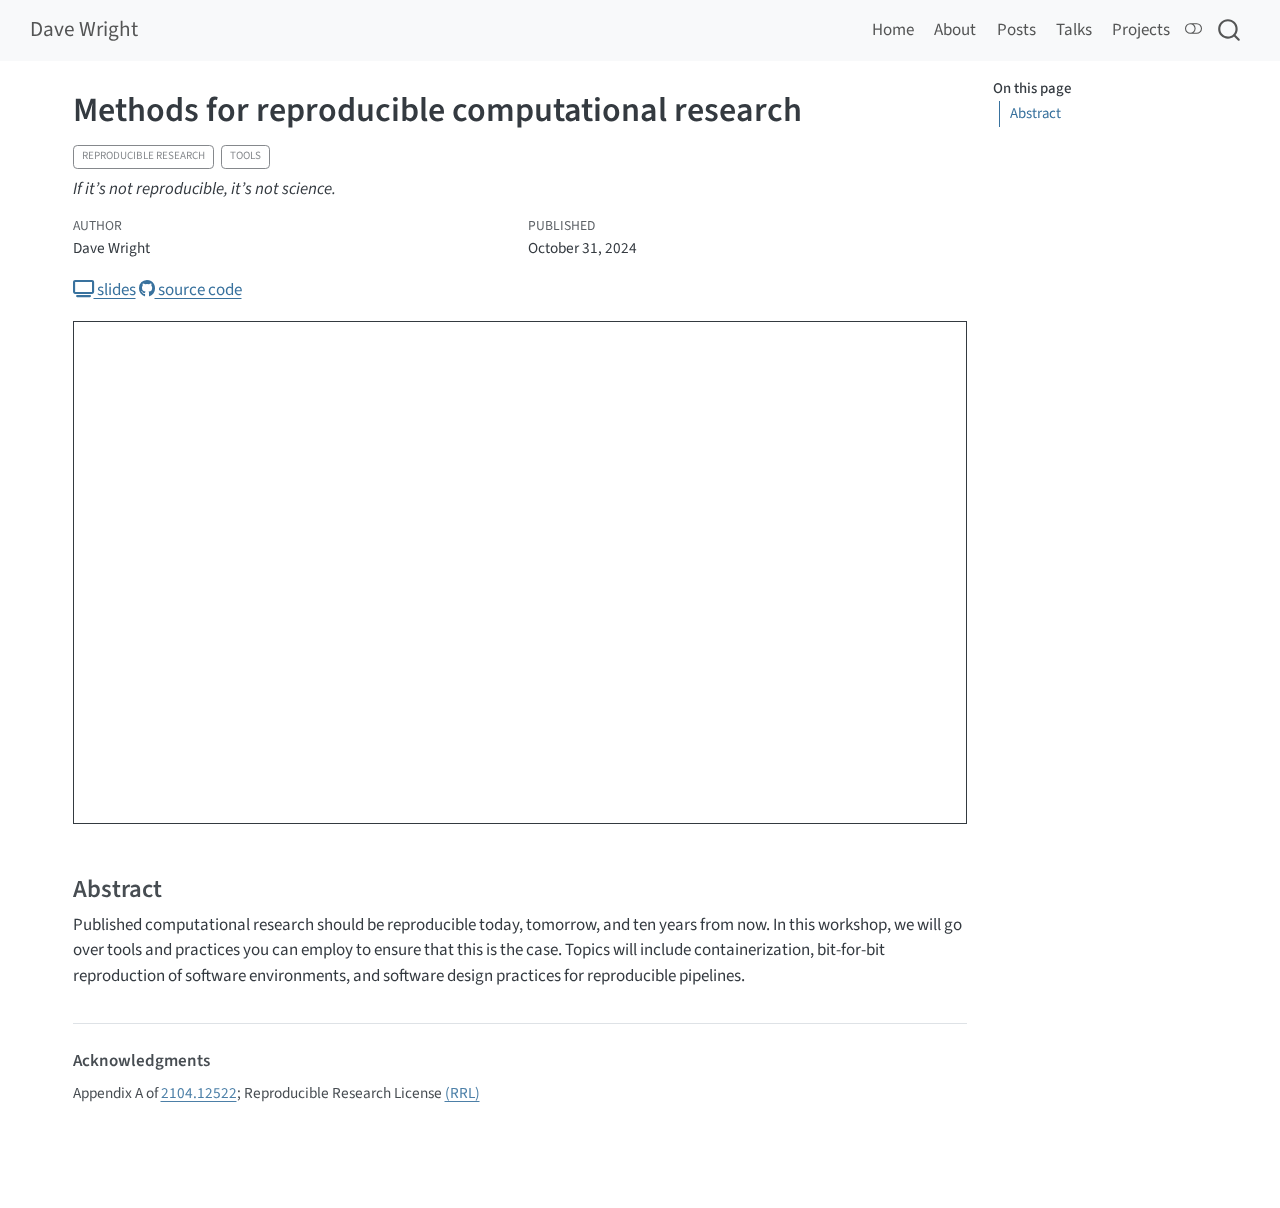
<file: talks/2024-10-31-reproducible-research/index.html>
<!DOCTYPE html>
<html xmlns="http://www.w3.org/1999/xhtml" lang="en" xml:lang="en"><head>

<meta charset="utf-8">
<meta name="generator" content="quarto-1.7.6">

<meta name="viewport" content="width=device-width, initial-scale=1.0, user-scalable=yes">

<meta name="author" content="Dave Wright">
<meta name="dcterms.date" content="2024-10-31">
<meta name="description" content="If it’s not reproducible, it’s not science.">

<title>Methods for reproducible computational research – Dave Wright</title>
<style>
code{white-space: pre-wrap;}
span.smallcaps{font-variant: small-caps;}
div.columns{display: flex; gap: min(4vw, 1.5em);}
div.column{flex: auto; overflow-x: auto;}
div.hanging-indent{margin-left: 1.5em; text-indent: -1.5em;}
ul.task-list{list-style: none;}
ul.task-list li input[type="checkbox"] {
  width: 0.8em;
  margin: 0 0.8em 0.2em -1em; /* quarto-specific, see https://github.com/quarto-dev/quarto-cli/issues/4556 */ 
  vertical-align: middle;
}
</style>


<script src="../../site_libs/quarto-nav/quarto-nav.js"></script>
<script src="../../site_libs/quarto-nav/headroom.min.js"></script>
<script src="../../site_libs/clipboard/clipboard.min.js"></script>
<script src="../../site_libs/quarto-search/autocomplete.umd.js"></script>
<script src="../../site_libs/quarto-search/fuse.min.js"></script>
<script src="../../site_libs/quarto-search/quarto-search.js"></script>
<meta name="quarto:offset" content="../../">
<script src="../../site_libs/quarto-html/quarto.js"></script>
<script src="../../site_libs/quarto-html/popper.min.js"></script>
<script src="../../site_libs/quarto-html/tippy.umd.min.js"></script>
<script src="../../site_libs/quarto-html/anchor.min.js"></script>
<link href="../../site_libs/quarto-html/tippy.css" rel="stylesheet">
<link href="../../site_libs/quarto-html/quarto-syntax-highlighting-6c21014d9765ba549c6ebad95917e4d7.css" rel="stylesheet" class="quarto-color-scheme" id="quarto-text-highlighting-styles">
<link href="../../site_libs/quarto-html/quarto-syntax-highlighting-dark-d0a9048d95e02c7ff9c82715fd5ddea4.css" rel="prefetch" class="quarto-color-scheme quarto-color-alternate" id="quarto-text-highlighting-styles">
<script src="../../site_libs/bootstrap/bootstrap.min.js"></script>
<link href="../../site_libs/bootstrap/bootstrap-icons.css" rel="stylesheet">
<link href="../../site_libs/bootstrap/bootstrap-60a2044f2b88f377a4c7b393cb2c724e.min.css" rel="stylesheet" append-hash="true" class="quarto-color-scheme" id="quarto-bootstrap" data-mode="light">
<link href="../../site_libs/bootstrap/bootstrap-dark-06ec29775da55397a48d6e4a31d24e3c.min.css" rel="prefetch" append-hash="true" class="quarto-color-scheme quarto-color-alternate" id="quarto-bootstrap" data-mode="dark">
<link href="../../site_libs/quarto-contrib/fontawesome6-1.2.0/all.min.css" rel="stylesheet">
<link href="../../site_libs/quarto-contrib/fontawesome6-1.2.0/latex-fontsize.css" rel="stylesheet">
<script id="quarto-search-options" type="application/json">{
  "location": "navbar",
  "copy-button": false,
  "collapse-after": 3,
  "panel-placement": "end",
  "type": "overlay",
  "limit": 50,
  "keyboard-shortcut": [
    "f",
    "/",
    "s"
  ],
  "show-item-context": true,
  "language": {
    "search-no-results-text": "No results",
    "search-matching-documents-text": "matching documents",
    "search-copy-link-title": "Copy link to search",
    "search-hide-matches-text": "Hide additional matches",
    "search-more-match-text": "more match in this document",
    "search-more-matches-text": "more matches in this document",
    "search-clear-button-title": "Clear",
    "search-text-placeholder": "",
    "search-detached-cancel-button-title": "Cancel",
    "search-submit-button-title": "Submit",
    "search-label": "Search"
  }
}</script>


<link rel="stylesheet" href="../../styles.css">
<meta property="og:title" content="Methods for reproducible computational research – Dave Wright">
<meta property="og:description" content="If it’s not reproducible, it’s not science.">
<meta property="og:image" content="https://davecwright3.github.io/talks/2024-10-31-reproducible-research/figs/reproducibility.jpg">
<meta property="og:site_name" content="Dave Wright">
</head>

<body class="nav-fixed">

<div id="quarto-search-results"></div>
  <header id="quarto-header" class="headroom fixed-top">
    <nav class="navbar navbar-expand-lg " data-bs-theme="dark">
      <div class="navbar-container container-fluid">
      <div class="navbar-brand-container mx-auto">
    <a class="navbar-brand" href="../../index.html">
    <span class="navbar-title">Dave Wright</span>
    </a>
  </div>
            <div id="quarto-search" class="" title="Search"></div>
          <button class="navbar-toggler" type="button" data-bs-toggle="collapse" data-bs-target="#navbarCollapse" aria-controls="navbarCollapse" role="menu" aria-expanded="false" aria-label="Toggle navigation" onclick="if (window.quartoToggleHeadroom) { window.quartoToggleHeadroom(); }">
  <span class="navbar-toggler-icon"></span>
</button>
          <div class="collapse navbar-collapse" id="navbarCollapse">
            <ul class="navbar-nav navbar-nav-scroll ms-auto">
  <li class="nav-item">
    <a class="nav-link" href="../../index.html"> 
<span class="menu-text">Home</span></a>
  </li>  
  <li class="nav-item">
    <a class="nav-link" href="../../about.html"> 
<span class="menu-text">About</span></a>
  </li>  
  <li class="nav-item">
    <a class="nav-link" href="../../posts.html"> 
<span class="menu-text">Posts</span></a>
  </li>  
  <li class="nav-item">
    <a class="nav-link" href="../../talks.html"> 
<span class="menu-text">Talks</span></a>
  </li>  
  <li class="nav-item">
    <a class="nav-link" href="../../projects.html"> 
<span class="menu-text">Projects</span></a>
  </li>  
</ul>
          </div> <!-- /navcollapse -->
            <div class="quarto-navbar-tools">
  <a href="" class="quarto-color-scheme-toggle quarto-navigation-tool  px-1" onclick="window.quartoToggleColorScheme(); return false;" title="Toggle dark mode"><i class="bi"></i></a>
</div>
      </div> <!-- /container-fluid -->
    </nav>
</header>
<!-- content -->
<div id="quarto-content" class="quarto-container page-columns page-rows-contents page-layout-full page-navbar">
<!-- sidebar -->
<!-- margin-sidebar -->
    <div id="quarto-margin-sidebar" class="sidebar margin-sidebar">
        <nav id="TOC" role="doc-toc" class="toc-active">
    <h2 id="toc-title">On this page</h2>
   
  <ul>
  <li><a href="#abstract" id="toc-abstract" class="nav-link active" data-scroll-target="#abstract">Abstract</a></li>
  
  </ul>
</nav>
    </div>
<!-- main -->
<main class="content column-page-left" id="quarto-document-content">

<header id="title-block-header" class="quarto-title-block default">
<div class="quarto-title">
<h1 class="title">Methods for reproducible computational research</h1>
  <div class="quarto-categories">
    <div class="quarto-category">Reproducible Research</div>
    <div class="quarto-category">Tools</div>
  </div>
  </div>

<div>
  <div class="description">
    <em>If it’s not reproducible, it’s not science.</em>
  </div>
</div>


<div class="quarto-title-meta column-page-left">

    <div>
    <div class="quarto-title-meta-heading">Author</div>
    <div class="quarto-title-meta-contents">
             <p>Dave Wright </p>
          </div>
  </div>
    
    <div>
    <div class="quarto-title-meta-heading">Published</div>
    <div class="quarto-title-meta-contents">
      <p class="date">October 31, 2024</p>
    </div>
  </div>
  
    
  </div>
  


</header>


<p><a href="https://davecwright3.github.io/reproducible-research-methods/#/title-slide"><i class="fa-solid fa-tv" aria-label="tv"></i> slides</a> <a href="https://github.com/davecwright3/reproducible-research-methods/"><i class="fa-brands fa-github" aria-label="github"></i> source code</a></p>
<iframe class="slides" src="https://davecwright3.github.io/reproducible-research-methods/">
</iframe>
<section id="abstract" class="level3">
<h3 class="anchored" data-anchor-id="abstract">Abstract</h3>
<p>Published computational research should be reproducible today, tomorrow, and ten years from now. In this workshop, we will go over tools and practices you can employ to ensure that this is the case. Topics will include containerization, bit-for-bit reproduction of software environments, and software design practices for reproducible pipelines.</p>
</section>


<div id="quarto-appendix" class="default"><section id="acknowledgments" class="level3 appendix"><h2 class="anchored quarto-appendix-heading">Acknowledgments</h2><div class="quarto-appendix-contents">

<p>Appendix A of <a href="https://arxiv.org/pdf/2104.12522">2104.12522</a>; Reproducible Research License <a href="https://planets.ucf.edu/resources/reproducible-research/software-license/">(RRL)</a></p>


</div></section></div></main> <!-- /main -->
<script id="quarto-html-after-body" type="application/javascript">
window.document.addEventListener("DOMContentLoaded", function (event) {
  const toggleBodyColorMode = (bsSheetEl) => {
    const mode = bsSheetEl.getAttribute("data-mode");
    const bodyEl = window.document.querySelector("body");
    if (mode === "dark") {
      bodyEl.classList.add("quarto-dark");
      bodyEl.classList.remove("quarto-light");
    } else {
      bodyEl.classList.add("quarto-light");
      bodyEl.classList.remove("quarto-dark");
    }
  }
  const toggleBodyColorPrimary = () => {
    const bsSheetEl = window.document.querySelector("link#quarto-bootstrap");
    if (bsSheetEl) {
      toggleBodyColorMode(bsSheetEl);
    }
  }
  toggleBodyColorPrimary();  
  const disableStylesheet = (stylesheets) => {
    for (let i=0; i < stylesheets.length; i++) {
      const stylesheet = stylesheets[i];
      stylesheet.rel = 'prefetch';
    }
  }
  const enableStylesheet = (stylesheets) => {
    for (let i=0; i < stylesheets.length; i++) {
      const stylesheet = stylesheets[i];
      stylesheet.rel = 'stylesheet';
    }
  }
  const manageTransitions = (selector, allowTransitions) => {
    const els = window.document.querySelectorAll(selector);
    for (let i=0; i < els.length; i++) {
      const el = els[i];
      if (allowTransitions) {
        el.classList.remove('notransition');
      } else {
        el.classList.add('notransition');
      }
    }
  }
  const toggleGiscusIfUsed = (isAlternate, darkModeDefault) => {
    const baseTheme = document.querySelector('#giscus-base-theme')?.value ?? 'light';
    const alternateTheme = document.querySelector('#giscus-alt-theme')?.value ?? 'dark';
    let newTheme = '';
    if(darkModeDefault) {
      newTheme = isAlternate ? baseTheme : alternateTheme;
    } else {
      newTheme = isAlternate ? alternateTheme : baseTheme;
    }
    const changeGiscusTheme = () => {
      // From: https://github.com/giscus/giscus/issues/336
      const sendMessage = (message) => {
        const iframe = document.querySelector('iframe.giscus-frame');
        if (!iframe) return;
        iframe.contentWindow.postMessage({ giscus: message }, 'https://giscus.app');
      }
      sendMessage({
        setConfig: {
          theme: newTheme
        }
      });
    }
    const isGiscussLoaded = window.document.querySelector('iframe.giscus-frame') !== null;
    if (isGiscussLoaded) {
      changeGiscusTheme();
    }
  }
  const toggleColorMode = (alternate) => {
    // Switch the stylesheets
    const alternateStylesheets = window.document.querySelectorAll('link.quarto-color-scheme.quarto-color-alternate');
    manageTransitions('#quarto-margin-sidebar .nav-link', false);
    if (alternate) {
      enableStylesheet(alternateStylesheets);
      for (const sheetNode of alternateStylesheets) {
        if (sheetNode.id === "quarto-bootstrap") {
          toggleBodyColorMode(sheetNode);
        }
      }
    } else {
      disableStylesheet(alternateStylesheets);
      toggleBodyColorPrimary();
    }
    manageTransitions('#quarto-margin-sidebar .nav-link', true);
    // Switch the toggles
    const toggles = window.document.querySelectorAll('.quarto-color-scheme-toggle');
    for (let i=0; i < toggles.length; i++) {
      const toggle = toggles[i];
      if (toggle) {
        if (alternate) {
          toggle.classList.add("alternate");     
        } else {
          toggle.classList.remove("alternate");
        }
      }
    }
    // Hack to workaround the fact that safari doesn't
    // properly recolor the scrollbar when toggling (#1455)
    if (navigator.userAgent.indexOf('Safari') > 0 && navigator.userAgent.indexOf('Chrome') == -1) {
      manageTransitions("body", false);
      window.scrollTo(0, 1);
      setTimeout(() => {
        window.scrollTo(0, 0);
        manageTransitions("body", true);
      }, 40);  
    }
  }
  const isFileUrl = () => { 
    return window.location.protocol === 'file:';
  }
  const hasAlternateSentinel = () => {  
    let styleSentinel = getColorSchemeSentinel();
    if (styleSentinel !== null) {
      return styleSentinel === "alternate";
    } else {
      return false;
    }
  }
  const setStyleSentinel = (alternate) => {
    const value = alternate ? "alternate" : "default";
    if (!isFileUrl()) {
      window.localStorage.setItem("quarto-color-scheme", value);
    } else {
      localAlternateSentinel = value;
    }
  }
  const getColorSchemeSentinel = () => {
    if (!isFileUrl()) {
      const storageValue = window.localStorage.getItem("quarto-color-scheme");
      return storageValue != null ? storageValue : localAlternateSentinel;
    } else {
      return localAlternateSentinel;
    }
  }
  const darkModeDefault = false;
  let localAlternateSentinel = darkModeDefault ? 'alternate' : 'default';
  // Dark / light mode switch
  window.quartoToggleColorScheme = () => {
    // Read the current dark / light value 
    let toAlternate = !hasAlternateSentinel();
    toggleColorMode(toAlternate);
    setStyleSentinel(toAlternate);
    toggleGiscusIfUsed(toAlternate, darkModeDefault);
  };
  // Ensure there is a toggle, if there isn't float one in the top right
  if (window.document.querySelector('.quarto-color-scheme-toggle') === null) {
    const a = window.document.createElement('a');
    a.classList.add('top-right');
    a.classList.add('quarto-color-scheme-toggle');
    a.href = "";
    a.onclick = function() { try { window.quartoToggleColorScheme(); } catch {} return false; };
    const i = window.document.createElement("i");
    i.classList.add('bi');
    a.appendChild(i);
    window.document.body.appendChild(a);
  }
  // Switch to dark mode if need be
  if (hasAlternateSentinel()) {
    toggleColorMode(true);
  } else {
    toggleColorMode(false);
  }
  const icon = "";
  const anchorJS = new window.AnchorJS();
  anchorJS.options = {
    placement: 'right',
    icon: icon
  };
  anchorJS.add('.anchored');
  const isCodeAnnotation = (el) => {
    for (const clz of el.classList) {
      if (clz.startsWith('code-annotation-')) {                     
        return true;
      }
    }
    return false;
  }
  const onCopySuccess = function(e) {
    // button target
    const button = e.trigger;
    // don't keep focus
    button.blur();
    // flash "checked"
    button.classList.add('code-copy-button-checked');
    var currentTitle = button.getAttribute("title");
    button.setAttribute("title", "Copied!");
    let tooltip;
    if (window.bootstrap) {
      button.setAttribute("data-bs-toggle", "tooltip");
      button.setAttribute("data-bs-placement", "left");
      button.setAttribute("data-bs-title", "Copied!");
      tooltip = new bootstrap.Tooltip(button, 
        { trigger: "manual", 
          customClass: "code-copy-button-tooltip",
          offset: [0, -8]});
      tooltip.show();    
    }
    setTimeout(function() {
      if (tooltip) {
        tooltip.hide();
        button.removeAttribute("data-bs-title");
        button.removeAttribute("data-bs-toggle");
        button.removeAttribute("data-bs-placement");
      }
      button.setAttribute("title", currentTitle);
      button.classList.remove('code-copy-button-checked');
    }, 1000);
    // clear code selection
    e.clearSelection();
  }
  const getTextToCopy = function(trigger) {
      const codeEl = trigger.previousElementSibling.cloneNode(true);
      for (const childEl of codeEl.children) {
        if (isCodeAnnotation(childEl)) {
          childEl.remove();
        }
      }
      return codeEl.innerText;
  }
  const clipboard = new window.ClipboardJS('.code-copy-button:not([data-in-quarto-modal])', {
    text: getTextToCopy
  });
  clipboard.on('success', onCopySuccess);
  if (window.document.getElementById('quarto-embedded-source-code-modal')) {
    const clipboardModal = new window.ClipboardJS('.code-copy-button[data-in-quarto-modal]', {
      text: getTextToCopy,
      container: window.document.getElementById('quarto-embedded-source-code-modal')
    });
    clipboardModal.on('success', onCopySuccess);
  }
    var localhostRegex = new RegExp(/^(?:http|https):\/\/localhost\:?[0-9]*\//);
    var mailtoRegex = new RegExp(/^mailto:/);
      var filterRegex = new RegExp("https:\/\/davecwright3\.github\.io\/");
    var isInternal = (href) => {
        return filterRegex.test(href) || localhostRegex.test(href) || mailtoRegex.test(href);
    }
    // Inspect non-navigation links and adorn them if external
 	var links = window.document.querySelectorAll('a[href]:not(.nav-link):not(.navbar-brand):not(.toc-action):not(.sidebar-link):not(.sidebar-item-toggle):not(.pagination-link):not(.no-external):not([aria-hidden]):not(.dropdown-item):not(.quarto-navigation-tool):not(.about-link)');
    for (var i=0; i<links.length; i++) {
      const link = links[i];
      if (!isInternal(link.href)) {
        // undo the damage that might have been done by quarto-nav.js in the case of
        // links that we want to consider external
        if (link.dataset.originalHref !== undefined) {
          link.href = link.dataset.originalHref;
        }
      }
    }
  function tippyHover(el, contentFn, onTriggerFn, onUntriggerFn) {
    const config = {
      allowHTML: true,
      maxWidth: 500,
      delay: 100,
      arrow: false,
      appendTo: function(el) {
          return el.parentElement;
      },
      interactive: true,
      interactiveBorder: 10,
      theme: 'quarto',
      placement: 'bottom-start',
    };
    if (contentFn) {
      config.content = contentFn;
    }
    if (onTriggerFn) {
      config.onTrigger = onTriggerFn;
    }
    if (onUntriggerFn) {
      config.onUntrigger = onUntriggerFn;
    }
    window.tippy(el, config); 
  }
  const noterefs = window.document.querySelectorAll('a[role="doc-noteref"]');
  for (var i=0; i<noterefs.length; i++) {
    const ref = noterefs[i];
    tippyHover(ref, function() {
      // use id or data attribute instead here
      let href = ref.getAttribute('data-footnote-href') || ref.getAttribute('href');
      try { href = new URL(href).hash; } catch {}
      const id = href.replace(/^#\/?/, "");
      const note = window.document.getElementById(id);
      if (note) {
        return note.innerHTML;
      } else {
        return "";
      }
    });
  }
  const xrefs = window.document.querySelectorAll('a.quarto-xref');
  const processXRef = (id, note) => {
    // Strip column container classes
    const stripColumnClz = (el) => {
      el.classList.remove("page-full", "page-columns");
      if (el.children) {
        for (const child of el.children) {
          stripColumnClz(child);
        }
      }
    }
    stripColumnClz(note)
    if (id === null || id.startsWith('sec-')) {
      // Special case sections, only their first couple elements
      const container = document.createElement("div");
      if (note.children && note.children.length > 2) {
        container.appendChild(note.children[0].cloneNode(true));
        for (let i = 1; i < note.children.length; i++) {
          const child = note.children[i];
          if (child.tagName === "P" && child.innerText === "") {
            continue;
          } else {
            container.appendChild(child.cloneNode(true));
            break;
          }
        }
        if (window.Quarto?.typesetMath) {
          window.Quarto.typesetMath(container);
        }
        return container.innerHTML
      } else {
        if (window.Quarto?.typesetMath) {
          window.Quarto.typesetMath(note);
        }
        return note.innerHTML;
      }
    } else {
      // Remove any anchor links if they are present
      const anchorLink = note.querySelector('a.anchorjs-link');
      if (anchorLink) {
        anchorLink.remove();
      }
      if (window.Quarto?.typesetMath) {
        window.Quarto.typesetMath(note);
      }
      if (note.classList.contains("callout")) {
        return note.outerHTML;
      } else {
        return note.innerHTML;
      }
    }
  }
  for (var i=0; i<xrefs.length; i++) {
    const xref = xrefs[i];
    tippyHover(xref, undefined, function(instance) {
      instance.disable();
      let url = xref.getAttribute('href');
      let hash = undefined; 
      if (url.startsWith('#')) {
        hash = url;
      } else {
        try { hash = new URL(url).hash; } catch {}
      }
      if (hash) {
        const id = hash.replace(/^#\/?/, "");
        const note = window.document.getElementById(id);
        if (note !== null) {
          try {
            const html = processXRef(id, note.cloneNode(true));
            instance.setContent(html);
          } finally {
            instance.enable();
            instance.show();
          }
        } else {
          // See if we can fetch this
          fetch(url.split('#')[0])
          .then(res => res.text())
          .then(html => {
            const parser = new DOMParser();
            const htmlDoc = parser.parseFromString(html, "text/html");
            const note = htmlDoc.getElementById(id);
            if (note !== null) {
              const html = processXRef(id, note);
              instance.setContent(html);
            } 
          }).finally(() => {
            instance.enable();
            instance.show();
          });
        }
      } else {
        // See if we can fetch a full url (with no hash to target)
        // This is a special case and we should probably do some content thinning / targeting
        fetch(url)
        .then(res => res.text())
        .then(html => {
          const parser = new DOMParser();
          const htmlDoc = parser.parseFromString(html, "text/html");
          const note = htmlDoc.querySelector('main.content');
          if (note !== null) {
            // This should only happen for chapter cross references
            // (since there is no id in the URL)
            // remove the first header
            if (note.children.length > 0 && note.children[0].tagName === "HEADER") {
              note.children[0].remove();
            }
            const html = processXRef(null, note);
            instance.setContent(html);
          } 
        }).finally(() => {
          instance.enable();
          instance.show();
        });
      }
    }, function(instance) {
    });
  }
      let selectedAnnoteEl;
      const selectorForAnnotation = ( cell, annotation) => {
        let cellAttr = 'data-code-cell="' + cell + '"';
        let lineAttr = 'data-code-annotation="' +  annotation + '"';
        const selector = 'span[' + cellAttr + '][' + lineAttr + ']';
        return selector;
      }
      const selectCodeLines = (annoteEl) => {
        const doc = window.document;
        const targetCell = annoteEl.getAttribute("data-target-cell");
        const targetAnnotation = annoteEl.getAttribute("data-target-annotation");
        const annoteSpan = window.document.querySelector(selectorForAnnotation(targetCell, targetAnnotation));
        const lines = annoteSpan.getAttribute("data-code-lines").split(",");
        const lineIds = lines.map((line) => {
          return targetCell + "-" + line;
        })
        let top = null;
        let height = null;
        let parent = null;
        if (lineIds.length > 0) {
            //compute the position of the single el (top and bottom and make a div)
            const el = window.document.getElementById(lineIds[0]);
            top = el.offsetTop;
            height = el.offsetHeight;
            parent = el.parentElement.parentElement;
          if (lineIds.length > 1) {
            const lastEl = window.document.getElementById(lineIds[lineIds.length - 1]);
            const bottom = lastEl.offsetTop + lastEl.offsetHeight;
            height = bottom - top;
          }
          if (top !== null && height !== null && parent !== null) {
            // cook up a div (if necessary) and position it 
            let div = window.document.getElementById("code-annotation-line-highlight");
            if (div === null) {
              div = window.document.createElement("div");
              div.setAttribute("id", "code-annotation-line-highlight");
              div.style.position = 'absolute';
              parent.appendChild(div);
            }
            div.style.top = top - 2 + "px";
            div.style.height = height + 4 + "px";
            div.style.left = 0;
            let gutterDiv = window.document.getElementById("code-annotation-line-highlight-gutter");
            if (gutterDiv === null) {
              gutterDiv = window.document.createElement("div");
              gutterDiv.setAttribute("id", "code-annotation-line-highlight-gutter");
              gutterDiv.style.position = 'absolute';
              const codeCell = window.document.getElementById(targetCell);
              const gutter = codeCell.querySelector('.code-annotation-gutter');
              gutter.appendChild(gutterDiv);
            }
            gutterDiv.style.top = top - 2 + "px";
            gutterDiv.style.height = height + 4 + "px";
          }
          selectedAnnoteEl = annoteEl;
        }
      };
      const unselectCodeLines = () => {
        const elementsIds = ["code-annotation-line-highlight", "code-annotation-line-highlight-gutter"];
        elementsIds.forEach((elId) => {
          const div = window.document.getElementById(elId);
          if (div) {
            div.remove();
          }
        });
        selectedAnnoteEl = undefined;
      };
        // Handle positioning of the toggle
    window.addEventListener(
      "resize",
      throttle(() => {
        elRect = undefined;
        if (selectedAnnoteEl) {
          selectCodeLines(selectedAnnoteEl);
        }
      }, 10)
    );
    function throttle(fn, ms) {
    let throttle = false;
    let timer;
      return (...args) => {
        if(!throttle) { // first call gets through
            fn.apply(this, args);
            throttle = true;
        } else { // all the others get throttled
            if(timer) clearTimeout(timer); // cancel #2
            timer = setTimeout(() => {
              fn.apply(this, args);
              timer = throttle = false;
            }, ms);
        }
      };
    }
      // Attach click handler to the DT
      const annoteDls = window.document.querySelectorAll('dt[data-target-cell]');
      for (const annoteDlNode of annoteDls) {
        annoteDlNode.addEventListener('click', (event) => {
          const clickedEl = event.target;
          if (clickedEl !== selectedAnnoteEl) {
            unselectCodeLines();
            const activeEl = window.document.querySelector('dt[data-target-cell].code-annotation-active');
            if (activeEl) {
              activeEl.classList.remove('code-annotation-active');
            }
            selectCodeLines(clickedEl);
            clickedEl.classList.add('code-annotation-active');
          } else {
            // Unselect the line
            unselectCodeLines();
            clickedEl.classList.remove('code-annotation-active');
          }
        });
      }
  const findCites = (el) => {
    const parentEl = el.parentElement;
    if (parentEl) {
      const cites = parentEl.dataset.cites;
      if (cites) {
        return {
          el,
          cites: cites.split(' ')
        };
      } else {
        return findCites(el.parentElement)
      }
    } else {
      return undefined;
    }
  };
  var bibliorefs = window.document.querySelectorAll('a[role="doc-biblioref"]');
  for (var i=0; i<bibliorefs.length; i++) {
    const ref = bibliorefs[i];
    const citeInfo = findCites(ref);
    if (citeInfo) {
      tippyHover(citeInfo.el, function() {
        var popup = window.document.createElement('div');
        citeInfo.cites.forEach(function(cite) {
          var citeDiv = window.document.createElement('div');
          citeDiv.classList.add('hanging-indent');
          citeDiv.classList.add('csl-entry');
          var biblioDiv = window.document.getElementById('ref-' + cite);
          if (biblioDiv) {
            citeDiv.innerHTML = biblioDiv.innerHTML;
          }
          popup.appendChild(citeDiv);
        });
        return popup.innerHTML;
      });
    }
  }
});
</script>
</div> <!-- /content -->




</body></html>
</file>
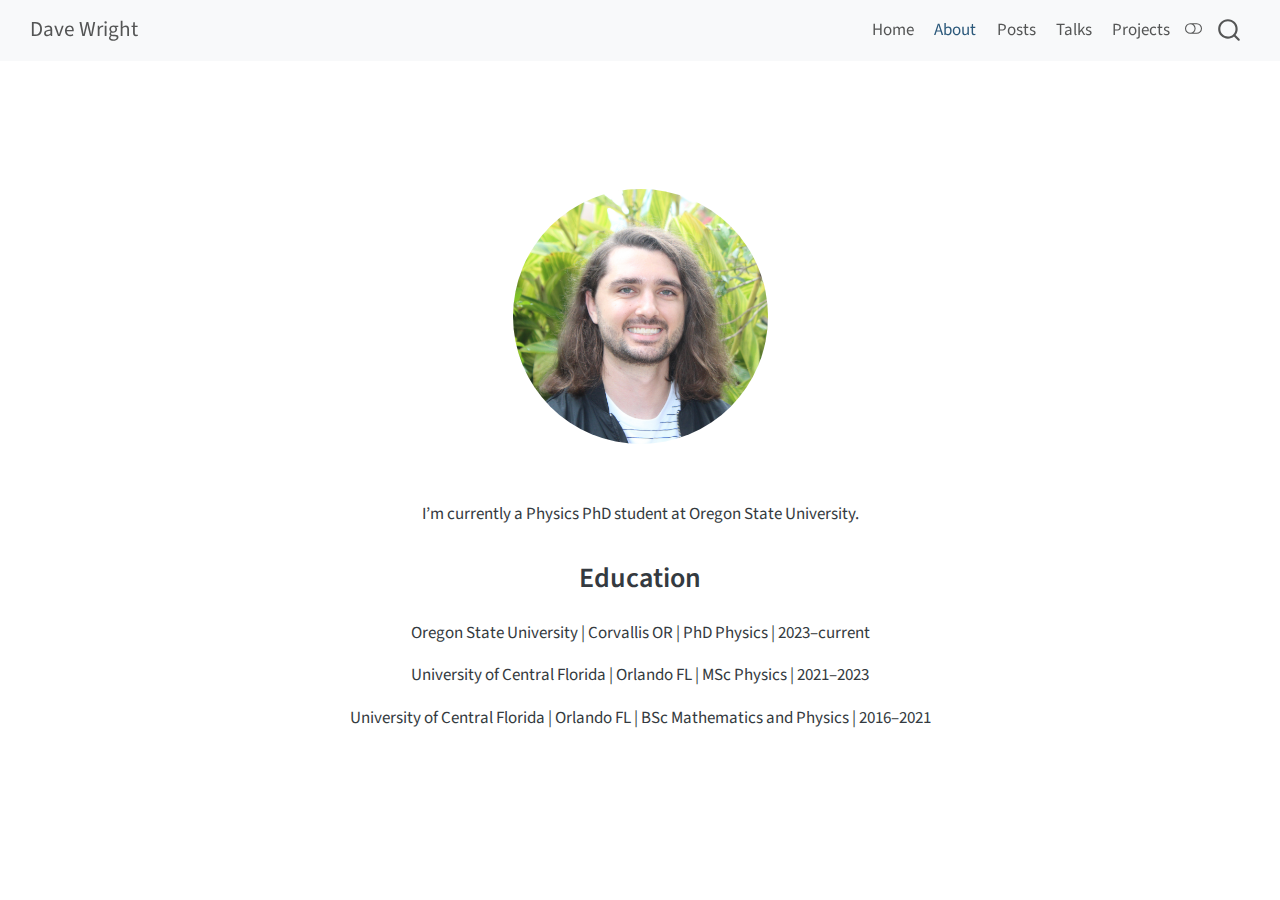
<file: about.html>
<!DOCTYPE html>
<html xmlns="http://www.w3.org/1999/xhtml" lang="en" xml:lang="en"><head>

<meta charset="utf-8">
<meta name="generator" content="quarto-1.7.6">

<meta name="viewport" content="width=device-width, initial-scale=1.0, user-scalable=yes">


<title>about – Dave Wright</title>
<style>
code{white-space: pre-wrap;}
span.smallcaps{font-variant: small-caps;}
div.columns{display: flex; gap: min(4vw, 1.5em);}
div.column{flex: auto; overflow-x: auto;}
div.hanging-indent{margin-left: 1.5em; text-indent: -1.5em;}
ul.task-list{list-style: none;}
ul.task-list li input[type="checkbox"] {
  width: 0.8em;
  margin: 0 0.8em 0.2em -1em; /* quarto-specific, see https://github.com/quarto-dev/quarto-cli/issues/4556 */ 
  vertical-align: middle;
}
</style>


<script src="site_libs/quarto-nav/quarto-nav.js"></script>
<script src="site_libs/quarto-nav/headroom.min.js"></script>
<script src="site_libs/clipboard/clipboard.min.js"></script>
<script src="site_libs/quarto-search/autocomplete.umd.js"></script>
<script src="site_libs/quarto-search/fuse.min.js"></script>
<script src="site_libs/quarto-search/quarto-search.js"></script>
<meta name="quarto:offset" content="./">
<script src="site_libs/quarto-html/quarto.js"></script>
<script src="site_libs/quarto-html/popper.min.js"></script>
<script src="site_libs/quarto-html/tippy.umd.min.js"></script>
<link href="site_libs/quarto-html/tippy.css" rel="stylesheet">
<link href="site_libs/quarto-html/quarto-syntax-highlighting-6c21014d9765ba549c6ebad95917e4d7.css" rel="stylesheet" class="quarto-color-scheme" id="quarto-text-highlighting-styles">
<link href="site_libs/quarto-html/quarto-syntax-highlighting-dark-d0a9048d95e02c7ff9c82715fd5ddea4.css" rel="prefetch" class="quarto-color-scheme quarto-color-alternate" id="quarto-text-highlighting-styles">
<script src="site_libs/bootstrap/bootstrap.min.js"></script>
<link href="site_libs/bootstrap/bootstrap-icons.css" rel="stylesheet">
<link href="site_libs/bootstrap/bootstrap-60a2044f2b88f377a4c7b393cb2c724e.min.css" rel="stylesheet" append-hash="true" class="quarto-color-scheme" id="quarto-bootstrap" data-mode="light">
<link href="site_libs/bootstrap/bootstrap-dark-06ec29775da55397a48d6e4a31d24e3c.min.css" rel="prefetch" append-hash="true" class="quarto-color-scheme quarto-color-alternate" id="quarto-bootstrap" data-mode="dark">
<script id="quarto-search-options" type="application/json">{
  "location": "navbar",
  "copy-button": false,
  "collapse-after": 3,
  "panel-placement": "end",
  "type": "overlay",
  "limit": 50,
  "keyboard-shortcut": [
    "f",
    "/",
    "s"
  ],
  "show-item-context": true,
  "language": {
    "search-no-results-text": "No results",
    "search-matching-documents-text": "matching documents",
    "search-copy-link-title": "Copy link to search",
    "search-hide-matches-text": "Hide additional matches",
    "search-more-match-text": "more match in this document",
    "search-more-matches-text": "more matches in this document",
    "search-clear-button-title": "Clear",
    "search-text-placeholder": "",
    "search-detached-cancel-button-title": "Cancel",
    "search-submit-button-title": "Submit",
    "search-label": "Search"
  }
}</script>


<link rel="stylesheet" href="styles.css">
<meta property="og:title" content="Dave Wright">
<meta property="og:site_name" content="Dave Wright">
</head>

<body class="nav-fixed">

<div id="quarto-search-results"></div>
  <header id="quarto-header" class="headroom fixed-top">
    <nav class="navbar navbar-expand-lg " data-bs-theme="dark">
      <div class="navbar-container container-fluid">
      <div class="navbar-brand-container mx-auto">
    <a class="navbar-brand" href="./index.html">
    <span class="navbar-title">Dave Wright</span>
    </a>
  </div>
            <div id="quarto-search" class="" title="Search"></div>
          <button class="navbar-toggler" type="button" data-bs-toggle="collapse" data-bs-target="#navbarCollapse" aria-controls="navbarCollapse" role="menu" aria-expanded="false" aria-label="Toggle navigation" onclick="if (window.quartoToggleHeadroom) { window.quartoToggleHeadroom(); }">
  <span class="navbar-toggler-icon"></span>
</button>
          <div class="collapse navbar-collapse" id="navbarCollapse">
            <ul class="navbar-nav navbar-nav-scroll ms-auto">
  <li class="nav-item">
    <a class="nav-link" href="./index.html"> 
<span class="menu-text">Home</span></a>
  </li>  
  <li class="nav-item">
    <a class="nav-link active" href="./about.html" aria-current="page"> 
<span class="menu-text">About</span></a>
  </li>  
  <li class="nav-item">
    <a class="nav-link" href="./posts.html"> 
<span class="menu-text">Posts</span></a>
  </li>  
  <li class="nav-item">
    <a class="nav-link" href="./talks.html"> 
<span class="menu-text">Talks</span></a>
  </li>  
  <li class="nav-item">
    <a class="nav-link" href="./projects.html"> 
<span class="menu-text">Projects</span></a>
  </li>  
</ul>
          </div> <!-- /navcollapse -->
            <div class="quarto-navbar-tools">
  <a href="" class="quarto-color-scheme-toggle quarto-navigation-tool  px-1" onclick="window.quartoToggleColorScheme(); return false;" title="Toggle dark mode"><i class="bi"></i></a>
</div>
      </div> <!-- /container-fluid -->
    </nav>
</header>
<!-- content -->
<div id="quarto-content" class="quarto-container page-columns page-rows-contents page-layout-full page-navbar">
<!-- sidebar -->
<!-- margin-sidebar -->
    
<!-- main -->
<div class="quarto-about-jolla column-page">
  <img src="images/profile.jpg" class="about-image
  round " style="height: 15em; width: 15em;">
 <header id="title-block-header" class="quarto-title-block"></header><main class="content column-page" id="quarto-document-content">
<div id="hero-heading">
<p>I’m currently a Physics PhD student at Oregon State University.</p>
<section id="education" class="level2">
<h2 data-anchor-id="education">Education</h2>
<p>Oregon State University | Corvallis OR | PhD Physics | 2023–current</p>
<p>University of Central Florida | Orlando FL | MSc Physics | 2021–2023</p>
<p>University of Central Florida | Orlando FL | BSc Mathematics and Physics | 2016–2021</p>
</section>
</div>


</main>  
</div>
 <!-- /main -->
<script id="quarto-html-after-body" type="application/javascript">
window.document.addEventListener("DOMContentLoaded", function (event) {
  const toggleBodyColorMode = (bsSheetEl) => {
    const mode = bsSheetEl.getAttribute("data-mode");
    const bodyEl = window.document.querySelector("body");
    if (mode === "dark") {
      bodyEl.classList.add("quarto-dark");
      bodyEl.classList.remove("quarto-light");
    } else {
      bodyEl.classList.add("quarto-light");
      bodyEl.classList.remove("quarto-dark");
    }
  }
  const toggleBodyColorPrimary = () => {
    const bsSheetEl = window.document.querySelector("link#quarto-bootstrap");
    if (bsSheetEl) {
      toggleBodyColorMode(bsSheetEl);
    }
  }
  toggleBodyColorPrimary();  
  const disableStylesheet = (stylesheets) => {
    for (let i=0; i < stylesheets.length; i++) {
      const stylesheet = stylesheets[i];
      stylesheet.rel = 'prefetch';
    }
  }
  const enableStylesheet = (stylesheets) => {
    for (let i=0; i < stylesheets.length; i++) {
      const stylesheet = stylesheets[i];
      stylesheet.rel = 'stylesheet';
    }
  }
  const manageTransitions = (selector, allowTransitions) => {
    const els = window.document.querySelectorAll(selector);
    for (let i=0; i < els.length; i++) {
      const el = els[i];
      if (allowTransitions) {
        el.classList.remove('notransition');
      } else {
        el.classList.add('notransition');
      }
    }
  }
  const toggleGiscusIfUsed = (isAlternate, darkModeDefault) => {
    const baseTheme = document.querySelector('#giscus-base-theme')?.value ?? 'light';
    const alternateTheme = document.querySelector('#giscus-alt-theme')?.value ?? 'dark';
    let newTheme = '';
    if(darkModeDefault) {
      newTheme = isAlternate ? baseTheme : alternateTheme;
    } else {
      newTheme = isAlternate ? alternateTheme : baseTheme;
    }
    const changeGiscusTheme = () => {
      // From: https://github.com/giscus/giscus/issues/336
      const sendMessage = (message) => {
        const iframe = document.querySelector('iframe.giscus-frame');
        if (!iframe) return;
        iframe.contentWindow.postMessage({ giscus: message }, 'https://giscus.app');
      }
      sendMessage({
        setConfig: {
          theme: newTheme
        }
      });
    }
    const isGiscussLoaded = window.document.querySelector('iframe.giscus-frame') !== null;
    if (isGiscussLoaded) {
      changeGiscusTheme();
    }
  }
  const toggleColorMode = (alternate) => {
    // Switch the stylesheets
    const alternateStylesheets = window.document.querySelectorAll('link.quarto-color-scheme.quarto-color-alternate');
    manageTransitions('#quarto-margin-sidebar .nav-link', false);
    if (alternate) {
      enableStylesheet(alternateStylesheets);
      for (const sheetNode of alternateStylesheets) {
        if (sheetNode.id === "quarto-bootstrap") {
          toggleBodyColorMode(sheetNode);
        }
      }
    } else {
      disableStylesheet(alternateStylesheets);
      toggleBodyColorPrimary();
    }
    manageTransitions('#quarto-margin-sidebar .nav-link', true);
    // Switch the toggles
    const toggles = window.document.querySelectorAll('.quarto-color-scheme-toggle');
    for (let i=0; i < toggles.length; i++) {
      const toggle = toggles[i];
      if (toggle) {
        if (alternate) {
          toggle.classList.add("alternate");     
        } else {
          toggle.classList.remove("alternate");
        }
      }
    }
    // Hack to workaround the fact that safari doesn't
    // properly recolor the scrollbar when toggling (#1455)
    if (navigator.userAgent.indexOf('Safari') > 0 && navigator.userAgent.indexOf('Chrome') == -1) {
      manageTransitions("body", false);
      window.scrollTo(0, 1);
      setTimeout(() => {
        window.scrollTo(0, 0);
        manageTransitions("body", true);
      }, 40);  
    }
  }
  const isFileUrl = () => { 
    return window.location.protocol === 'file:';
  }
  const hasAlternateSentinel = () => {  
    let styleSentinel = getColorSchemeSentinel();
    if (styleSentinel !== null) {
      return styleSentinel === "alternate";
    } else {
      return false;
    }
  }
  const setStyleSentinel = (alternate) => {
    const value = alternate ? "alternate" : "default";
    if (!isFileUrl()) {
      window.localStorage.setItem("quarto-color-scheme", value);
    } else {
      localAlternateSentinel = value;
    }
  }
  const getColorSchemeSentinel = () => {
    if (!isFileUrl()) {
      const storageValue = window.localStorage.getItem("quarto-color-scheme");
      return storageValue != null ? storageValue : localAlternateSentinel;
    } else {
      return localAlternateSentinel;
    }
  }
  const darkModeDefault = false;
  let localAlternateSentinel = darkModeDefault ? 'alternate' : 'default';
  // Dark / light mode switch
  window.quartoToggleColorScheme = () => {
    // Read the current dark / light value 
    let toAlternate = !hasAlternateSentinel();
    toggleColorMode(toAlternate);
    setStyleSentinel(toAlternate);
    toggleGiscusIfUsed(toAlternate, darkModeDefault);
  };
  // Ensure there is a toggle, if there isn't float one in the top right
  if (window.document.querySelector('.quarto-color-scheme-toggle') === null) {
    const a = window.document.createElement('a');
    a.classList.add('top-right');
    a.classList.add('quarto-color-scheme-toggle');
    a.href = "";
    a.onclick = function() { try { window.quartoToggleColorScheme(); } catch {} return false; };
    const i = window.document.createElement("i");
    i.classList.add('bi');
    a.appendChild(i);
    window.document.body.appendChild(a);
  }
  // Switch to dark mode if need be
  if (hasAlternateSentinel()) {
    toggleColorMode(true);
  } else {
    toggleColorMode(false);
  }
  const isCodeAnnotation = (el) => {
    for (const clz of el.classList) {
      if (clz.startsWith('code-annotation-')) {                     
        return true;
      }
    }
    return false;
  }
  const onCopySuccess = function(e) {
    // button target
    const button = e.trigger;
    // don't keep focus
    button.blur();
    // flash "checked"
    button.classList.add('code-copy-button-checked');
    var currentTitle = button.getAttribute("title");
    button.setAttribute("title", "Copied!");
    let tooltip;
    if (window.bootstrap) {
      button.setAttribute("data-bs-toggle", "tooltip");
      button.setAttribute("data-bs-placement", "left");
      button.setAttribute("data-bs-title", "Copied!");
      tooltip = new bootstrap.Tooltip(button, 
        { trigger: "manual", 
          customClass: "code-copy-button-tooltip",
          offset: [0, -8]});
      tooltip.show();    
    }
    setTimeout(function() {
      if (tooltip) {
        tooltip.hide();
        button.removeAttribute("data-bs-title");
        button.removeAttribute("data-bs-toggle");
        button.removeAttribute("data-bs-placement");
      }
      button.setAttribute("title", currentTitle);
      button.classList.remove('code-copy-button-checked');
    }, 1000);
    // clear code selection
    e.clearSelection();
  }
  const getTextToCopy = function(trigger) {
      const codeEl = trigger.previousElementSibling.cloneNode(true);
      for (const childEl of codeEl.children) {
        if (isCodeAnnotation(childEl)) {
          childEl.remove();
        }
      }
      return codeEl.innerText;
  }
  const clipboard = new window.ClipboardJS('.code-copy-button:not([data-in-quarto-modal])', {
    text: getTextToCopy
  });
  clipboard.on('success', onCopySuccess);
  if (window.document.getElementById('quarto-embedded-source-code-modal')) {
    const clipboardModal = new window.ClipboardJS('.code-copy-button[data-in-quarto-modal]', {
      text: getTextToCopy,
      container: window.document.getElementById('quarto-embedded-source-code-modal')
    });
    clipboardModal.on('success', onCopySuccess);
  }
    var localhostRegex = new RegExp(/^(?:http|https):\/\/localhost\:?[0-9]*\//);
    var mailtoRegex = new RegExp(/^mailto:/);
      var filterRegex = new RegExp("https:\/\/davecwright3\.github\.io\/");
    var isInternal = (href) => {
        return filterRegex.test(href) || localhostRegex.test(href) || mailtoRegex.test(href);
    }
    // Inspect non-navigation links and adorn them if external
 	var links = window.document.querySelectorAll('a[href]:not(.nav-link):not(.navbar-brand):not(.toc-action):not(.sidebar-link):not(.sidebar-item-toggle):not(.pagination-link):not(.no-external):not([aria-hidden]):not(.dropdown-item):not(.quarto-navigation-tool):not(.about-link)');
    for (var i=0; i<links.length; i++) {
      const link = links[i];
      if (!isInternal(link.href)) {
        // undo the damage that might have been done by quarto-nav.js in the case of
        // links that we want to consider external
        if (link.dataset.originalHref !== undefined) {
          link.href = link.dataset.originalHref;
        }
      }
    }
  function tippyHover(el, contentFn, onTriggerFn, onUntriggerFn) {
    const config = {
      allowHTML: true,
      maxWidth: 500,
      delay: 100,
      arrow: false,
      appendTo: function(el) {
          return el.parentElement;
      },
      interactive: true,
      interactiveBorder: 10,
      theme: 'quarto',
      placement: 'bottom-start',
    };
    if (contentFn) {
      config.content = contentFn;
    }
    if (onTriggerFn) {
      config.onTrigger = onTriggerFn;
    }
    if (onUntriggerFn) {
      config.onUntrigger = onUntriggerFn;
    }
    window.tippy(el, config); 
  }
  const noterefs = window.document.querySelectorAll('a[role="doc-noteref"]');
  for (var i=0; i<noterefs.length; i++) {
    const ref = noterefs[i];
    tippyHover(ref, function() {
      // use id or data attribute instead here
      let href = ref.getAttribute('data-footnote-href') || ref.getAttribute('href');
      try { href = new URL(href).hash; } catch {}
      const id = href.replace(/^#\/?/, "");
      const note = window.document.getElementById(id);
      if (note) {
        return note.innerHTML;
      } else {
        return "";
      }
    });
  }
  const xrefs = window.document.querySelectorAll('a.quarto-xref');
  const processXRef = (id, note) => {
    // Strip column container classes
    const stripColumnClz = (el) => {
      el.classList.remove("page-full", "page-columns");
      if (el.children) {
        for (const child of el.children) {
          stripColumnClz(child);
        }
      }
    }
    stripColumnClz(note)
    if (id === null || id.startsWith('sec-')) {
      // Special case sections, only their first couple elements
      const container = document.createElement("div");
      if (note.children && note.children.length > 2) {
        container.appendChild(note.children[0].cloneNode(true));
        for (let i = 1; i < note.children.length; i++) {
          const child = note.children[i];
          if (child.tagName === "P" && child.innerText === "") {
            continue;
          } else {
            container.appendChild(child.cloneNode(true));
            break;
          }
        }
        if (window.Quarto?.typesetMath) {
          window.Quarto.typesetMath(container);
        }
        return container.innerHTML
      } else {
        if (window.Quarto?.typesetMath) {
          window.Quarto.typesetMath(note);
        }
        return note.innerHTML;
      }
    } else {
      // Remove any anchor links if they are present
      const anchorLink = note.querySelector('a.anchorjs-link');
      if (anchorLink) {
        anchorLink.remove();
      }
      if (window.Quarto?.typesetMath) {
        window.Quarto.typesetMath(note);
      }
      if (note.classList.contains("callout")) {
        return note.outerHTML;
      } else {
        return note.innerHTML;
      }
    }
  }
  for (var i=0; i<xrefs.length; i++) {
    const xref = xrefs[i];
    tippyHover(xref, undefined, function(instance) {
      instance.disable();
      let url = xref.getAttribute('href');
      let hash = undefined; 
      if (url.startsWith('#')) {
        hash = url;
      } else {
        try { hash = new URL(url).hash; } catch {}
      }
      if (hash) {
        const id = hash.replace(/^#\/?/, "");
        const note = window.document.getElementById(id);
        if (note !== null) {
          try {
            const html = processXRef(id, note.cloneNode(true));
            instance.setContent(html);
          } finally {
            instance.enable();
            instance.show();
          }
        } else {
          // See if we can fetch this
          fetch(url.split('#')[0])
          .then(res => res.text())
          .then(html => {
            const parser = new DOMParser();
            const htmlDoc = parser.parseFromString(html, "text/html");
            const note = htmlDoc.getElementById(id);
            if (note !== null) {
              const html = processXRef(id, note);
              instance.setContent(html);
            } 
          }).finally(() => {
            instance.enable();
            instance.show();
          });
        }
      } else {
        // See if we can fetch a full url (with no hash to target)
        // This is a special case and we should probably do some content thinning / targeting
        fetch(url)
        .then(res => res.text())
        .then(html => {
          const parser = new DOMParser();
          const htmlDoc = parser.parseFromString(html, "text/html");
          const note = htmlDoc.querySelector('main.content');
          if (note !== null) {
            // This should only happen for chapter cross references
            // (since there is no id in the URL)
            // remove the first header
            if (note.children.length > 0 && note.children[0].tagName === "HEADER") {
              note.children[0].remove();
            }
            const html = processXRef(null, note);
            instance.setContent(html);
          } 
        }).finally(() => {
          instance.enable();
          instance.show();
        });
      }
    }, function(instance) {
    });
  }
      let selectedAnnoteEl;
      const selectorForAnnotation = ( cell, annotation) => {
        let cellAttr = 'data-code-cell="' + cell + '"';
        let lineAttr = 'data-code-annotation="' +  annotation + '"';
        const selector = 'span[' + cellAttr + '][' + lineAttr + ']';
        return selector;
      }
      const selectCodeLines = (annoteEl) => {
        const doc = window.document;
        const targetCell = annoteEl.getAttribute("data-target-cell");
        const targetAnnotation = annoteEl.getAttribute("data-target-annotation");
        const annoteSpan = window.document.querySelector(selectorForAnnotation(targetCell, targetAnnotation));
        const lines = annoteSpan.getAttribute("data-code-lines").split(",");
        const lineIds = lines.map((line) => {
          return targetCell + "-" + line;
        })
        let top = null;
        let height = null;
        let parent = null;
        if (lineIds.length > 0) {
            //compute the position of the single el (top and bottom and make a div)
            const el = window.document.getElementById(lineIds[0]);
            top = el.offsetTop;
            height = el.offsetHeight;
            parent = el.parentElement.parentElement;
          if (lineIds.length > 1) {
            const lastEl = window.document.getElementById(lineIds[lineIds.length - 1]);
            const bottom = lastEl.offsetTop + lastEl.offsetHeight;
            height = bottom - top;
          }
          if (top !== null && height !== null && parent !== null) {
            // cook up a div (if necessary) and position it 
            let div = window.document.getElementById("code-annotation-line-highlight");
            if (div === null) {
              div = window.document.createElement("div");
              div.setAttribute("id", "code-annotation-line-highlight");
              div.style.position = 'absolute';
              parent.appendChild(div);
            }
            div.style.top = top - 2 + "px";
            div.style.height = height + 4 + "px";
            div.style.left = 0;
            let gutterDiv = window.document.getElementById("code-annotation-line-highlight-gutter");
            if (gutterDiv === null) {
              gutterDiv = window.document.createElement("div");
              gutterDiv.setAttribute("id", "code-annotation-line-highlight-gutter");
              gutterDiv.style.position = 'absolute';
              const codeCell = window.document.getElementById(targetCell);
              const gutter = codeCell.querySelector('.code-annotation-gutter');
              gutter.appendChild(gutterDiv);
            }
            gutterDiv.style.top = top - 2 + "px";
            gutterDiv.style.height = height + 4 + "px";
          }
          selectedAnnoteEl = annoteEl;
        }
      };
      const unselectCodeLines = () => {
        const elementsIds = ["code-annotation-line-highlight", "code-annotation-line-highlight-gutter"];
        elementsIds.forEach((elId) => {
          const div = window.document.getElementById(elId);
          if (div) {
            div.remove();
          }
        });
        selectedAnnoteEl = undefined;
      };
        // Handle positioning of the toggle
    window.addEventListener(
      "resize",
      throttle(() => {
        elRect = undefined;
        if (selectedAnnoteEl) {
          selectCodeLines(selectedAnnoteEl);
        }
      }, 10)
    );
    function throttle(fn, ms) {
    let throttle = false;
    let timer;
      return (...args) => {
        if(!throttle) { // first call gets through
            fn.apply(this, args);
            throttle = true;
        } else { // all the others get throttled
            if(timer) clearTimeout(timer); // cancel #2
            timer = setTimeout(() => {
              fn.apply(this, args);
              timer = throttle = false;
            }, ms);
        }
      };
    }
      // Attach click handler to the DT
      const annoteDls = window.document.querySelectorAll('dt[data-target-cell]');
      for (const annoteDlNode of annoteDls) {
        annoteDlNode.addEventListener('click', (event) => {
          const clickedEl = event.target;
          if (clickedEl !== selectedAnnoteEl) {
            unselectCodeLines();
            const activeEl = window.document.querySelector('dt[data-target-cell].code-annotation-active');
            if (activeEl) {
              activeEl.classList.remove('code-annotation-active');
            }
            selectCodeLines(clickedEl);
            clickedEl.classList.add('code-annotation-active');
          } else {
            // Unselect the line
            unselectCodeLines();
            clickedEl.classList.remove('code-annotation-active');
          }
        });
      }
  const findCites = (el) => {
    const parentEl = el.parentElement;
    if (parentEl) {
      const cites = parentEl.dataset.cites;
      if (cites) {
        return {
          el,
          cites: cites.split(' ')
        };
      } else {
        return findCites(el.parentElement)
      }
    } else {
      return undefined;
    }
  };
  var bibliorefs = window.document.querySelectorAll('a[role="doc-biblioref"]');
  for (var i=0; i<bibliorefs.length; i++) {
    const ref = bibliorefs[i];
    const citeInfo = findCites(ref);
    if (citeInfo) {
      tippyHover(citeInfo.el, function() {
        var popup = window.document.createElement('div');
        citeInfo.cites.forEach(function(cite) {
          var citeDiv = window.document.createElement('div');
          citeDiv.classList.add('hanging-indent');
          citeDiv.classList.add('csl-entry');
          var biblioDiv = window.document.getElementById('ref-' + cite);
          if (biblioDiv) {
            citeDiv.innerHTML = biblioDiv.innerHTML;
          }
          popup.appendChild(citeDiv);
        });
        return popup.innerHTML;
      });
    }
  }
});
</script>
</div> <!-- /content -->




</body></html>
</file>
<file: site_libs/quarto-html/tippy.css>
.tippy-box[data-animation=fade][data-state=hidden]{opacity:0}[data-tippy-root]{max-width:calc(100vw - 10px)}.tippy-box{position:relative;background-color:#333;color:#fff;border-radius:4px;font-size:14px;line-height:1.4;white-space:normal;outline:0;transition-property:transform,visibility,opacity}.tippy-box[data-placement^=top]>.tippy-arrow{bottom:0}.tippy-box[data-placement^=top]>.tippy-arrow:before{bottom:-7px;left:0;border-width:8px 8px 0;border-top-color:initial;transform-origin:center top}.tippy-box[data-placement^=bottom]>.tippy-arrow{top:0}.tippy-box[data-placement^=bottom]>.tippy-arrow:before{top:-7px;left:0;border-width:0 8px 8px;border-bottom-color:initial;transform-origin:center bottom}.tippy-box[data-placement^=left]>.tippy-arrow{right:0}.tippy-box[data-placement^=left]>.tippy-arrow:before{border-width:8px 0 8px 8px;border-left-color:initial;right:-7px;transform-origin:center left}.tippy-box[data-placement^=right]>.tippy-arrow{left:0}.tippy-box[data-placement^=right]>.tippy-arrow:before{left:-7px;border-width:8px 8px 8px 0;border-right-color:initial;transform-origin:center right}.tippy-box[data-inertia][data-state=visible]{transition-timing-function:cubic-bezier(.54,1.5,.38,1.11)}.tippy-arrow{width:16px;height:16px;color:#333}.tippy-arrow:before{content:"";position:absolute;border-color:transparent;border-style:solid}.tippy-content{position:relative;padding:5px 9px;z-index:1}
</file>
<file: site_libs/quarto-html/quarto-syntax-highlighting-6c21014d9765ba549c6ebad95917e4d7.css>
/* quarto syntax highlight colors */
:root {
  --quarto-hl-ot-color: #003B4F;
  --quarto-hl-at-color: #657422;
  --quarto-hl-ss-color: #20794D;
  --quarto-hl-an-color: #5E5E5E;
  --quarto-hl-fu-color: #4758AB;
  --quarto-hl-st-color: #20794D;
  --quarto-hl-cf-color: #003B4F;
  --quarto-hl-op-color: #5E5E5E;
  --quarto-hl-er-color: #AD0000;
  --quarto-hl-bn-color: #AD0000;
  --quarto-hl-al-color: #AD0000;
  --quarto-hl-va-color: #111111;
  --quarto-hl-bu-color: inherit;
  --quarto-hl-ex-color: inherit;
  --quarto-hl-pp-color: #AD0000;
  --quarto-hl-in-color: #5E5E5E;
  --quarto-hl-vs-color: #20794D;
  --quarto-hl-wa-color: #5E5E5E;
  --quarto-hl-do-color: #5E5E5E;
  --quarto-hl-im-color: #00769E;
  --quarto-hl-ch-color: #20794D;
  --quarto-hl-dt-color: #AD0000;
  --quarto-hl-fl-color: #AD0000;
  --quarto-hl-co-color: #5E5E5E;
  --quarto-hl-cv-color: #5E5E5E;
  --quarto-hl-cn-color: #8f5902;
  --quarto-hl-sc-color: #5E5E5E;
  --quarto-hl-dv-color: #AD0000;
  --quarto-hl-kw-color: #003B4F;
}

/* other quarto variables */
:root {
  --quarto-font-monospace: SFMono-Regular, Menlo, Monaco, Consolas, "Liberation Mono", "Courier New", monospace;
}

pre > code.sourceCode > span {
  color: #003B4F;
}

code span {
  color: #003B4F;
}

code.sourceCode > span {
  color: #003B4F;
}

div.sourceCode,
div.sourceCode pre.sourceCode {
  color: #003B4F;
}

code span.ot {
  color: #003B4F;
  font-style: inherit;
}

code span.at {
  color: #657422;
  font-style: inherit;
}

code span.ss {
  color: #20794D;
  font-style: inherit;
}

code span.an {
  color: #5E5E5E;
  font-style: inherit;
}

code span.fu {
  color: #4758AB;
  font-style: inherit;
}

code span.st {
  color: #20794D;
  font-style: inherit;
}

code span.cf {
  color: #003B4F;
  font-weight: bold;
  font-style: inherit;
}

code span.op {
  color: #5E5E5E;
  font-style: inherit;
}

code span.er {
  color: #AD0000;
  font-style: inherit;
}

code span.bn {
  color: #AD0000;
  font-style: inherit;
}

code span.al {
  color: #AD0000;
  font-style: inherit;
}

code span.va {
  color: #111111;
  font-style: inherit;
}

code span.bu {
  font-style: inherit;
}

code span.ex {
  font-style: inherit;
}

code span.pp {
  color: #AD0000;
  font-style: inherit;
}

code span.in {
  color: #5E5E5E;
  font-style: inherit;
}

code span.vs {
  color: #20794D;
  font-style: inherit;
}

code span.wa {
  color: #5E5E5E;
  font-style: italic;
}

code span.do {
  color: #5E5E5E;
  font-style: italic;
}

code span.im {
  color: #00769E;
  font-style: inherit;
}

code span.ch {
  color: #20794D;
  font-style: inherit;
}

code span.dt {
  color: #AD0000;
  font-style: inherit;
}

code span.fl {
  color: #AD0000;
  font-style: inherit;
}

code span.co {
  color: #5E5E5E;
  font-style: inherit;
}

code span.cv {
  color: #5E5E5E;
  font-style: italic;
}

code span.cn {
  color: #8f5902;
  font-style: inherit;
}

code span.sc {
  color: #5E5E5E;
  font-style: inherit;
}

code span.dv {
  color: #AD0000;
  font-style: inherit;
}

code span.kw {
  color: #003B4F;
  font-weight: bold;
  font-style: inherit;
}

.prevent-inlining {
  content: "</";
}

/*# sourceMappingURL=f24e1b57de03fc625bc41b267b7007a2.css.map */
</file>
<file: site_libs/quarto-html/quarto-syntax-highlighting-dark-d0a9048d95e02c7ff9c82715fd5ddea4.css>
/* quarto syntax highlight colors */
:root {
  --quarto-hl-al-color: #f07178;
  --quarto-hl-an-color: #d4d0ab;
  --quarto-hl-at-color: #00e0e0;
  --quarto-hl-bn-color: #d4d0ab;
  --quarto-hl-bu-color: #abe338;
  --quarto-hl-ch-color: #abe338;
  --quarto-hl-co-color: #f8f8f2;
  --quarto-hl-cv-color: #ffd700;
  --quarto-hl-cn-color: #ffd700;
  --quarto-hl-cf-color: #ffa07a;
  --quarto-hl-dt-color: #ffa07a;
  --quarto-hl-dv-color: #d4d0ab;
  --quarto-hl-do-color: #f8f8f2;
  --quarto-hl-er-color: #f07178;
  --quarto-hl-ex-color: #00e0e0;
  --quarto-hl-fl-color: #d4d0ab;
  --quarto-hl-fu-color: #ffa07a;
  --quarto-hl-im-color: #abe338;
  --quarto-hl-in-color: #d4d0ab;
  --quarto-hl-kw-color: #ffa07a;
  --quarto-hl-op-color: #ffa07a;
  --quarto-hl-ot-color: #00e0e0;
  --quarto-hl-pp-color: #dcc6e0;
  --quarto-hl-re-color: #00e0e0;
  --quarto-hl-sc-color: #abe338;
  --quarto-hl-ss-color: #abe338;
  --quarto-hl-st-color: #abe338;
  --quarto-hl-va-color: #00e0e0;
  --quarto-hl-vs-color: #abe338;
  --quarto-hl-wa-color: #dcc6e0;
}

/* other quarto variables */
:root {
  --quarto-font-monospace: SFMono-Regular, Menlo, Monaco, Consolas, "Liberation Mono", "Courier New", monospace;
}

code span.al {
  background-color: #2a0f15;
  font-weight: bold;
  color: #f07178;
}

code span.an {
  color: #d4d0ab;
}

code span.at {
  color: #00e0e0;
}

code span.bn {
  color: #d4d0ab;
}

code span.bu {
  color: #abe338;
}

code span.ch {
  color: #abe338;
}

code span.co {
  font-style: italic;
  color: #f8f8f2;
}

code span.cv {
  color: #ffd700;
}

code span.cn {
  color: #ffd700;
}

code span.cf {
  font-weight: bold;
  color: #ffa07a;
}

code span.dt {
  color: #ffa07a;
}

code span.dv {
  color: #d4d0ab;
}

code span.do {
  color: #f8f8f2;
}

code span.er {
  color: #f07178;
  text-decoration: underline;
}

code span.ex {
  font-weight: bold;
  color: #00e0e0;
}

code span.fl {
  color: #d4d0ab;
}

code span.fu {
  color: #ffa07a;
}

code span.im {
  color: #abe338;
}

code span.in {
  color: #d4d0ab;
}

code span.kw {
  font-weight: bold;
  color: #ffa07a;
}

pre > code.sourceCode > span {
  color: #f8f8f2;
}

code span {
  color: #f8f8f2;
}

code.sourceCode > span {
  color: #f8f8f2;
}

div.sourceCode,
div.sourceCode pre.sourceCode {
  color: #f8f8f2;
}

code span.op {
  color: #ffa07a;
}

code span.ot {
  color: #00e0e0;
}

code span.pp {
  color: #dcc6e0;
}

code span.re {
  background-color: #f8f8f2;
  color: #00e0e0;
}

code span.sc {
  color: #abe338;
}

code span.ss {
  color: #abe338;
}

code span.st {
  color: #abe338;
}

code span.va {
  color: #00e0e0;
}

code span.vs {
  color: #abe338;
}

code span.wa {
  color: #dcc6e0;
}

.prevent-inlining {
  content: "</";
}

/*# sourceMappingURL=e7a8fc8c407c98e2b5a5237255ad8110.css.map */
</file>
<file: site_libs/quarto-contrib/fontawesome6-1.2.0/latex-fontsize.css>
.fa-tiny {
  font-size: 0.5em;
}
.fa-scriptsize {
  font-size: 0.7em;
}
.fa-footnotesize {
  font-size: 0.8em;
}
.fa-small {
  font-size: 0.9em;
}
.fa-normalsize {
  font-size: 1em;
}
.fa-large {
  font-size: 1.2em;
}
.fa-Large {
  font-size: 1.5em;
}
.fa-LARGE {
  font-size: 1.75em;
}
.fa-huge {
  font-size: 2em;
}
.fa-Huge {
  font-size: 2.5em;
}
</file>
<file: styles.css>
/* css styles */
.slides {
  width: 100%;
  height: auto;
  aspect-ratio: 16 / 9;
  border-style: solid;
  border-width: 1px;
}
</file>
